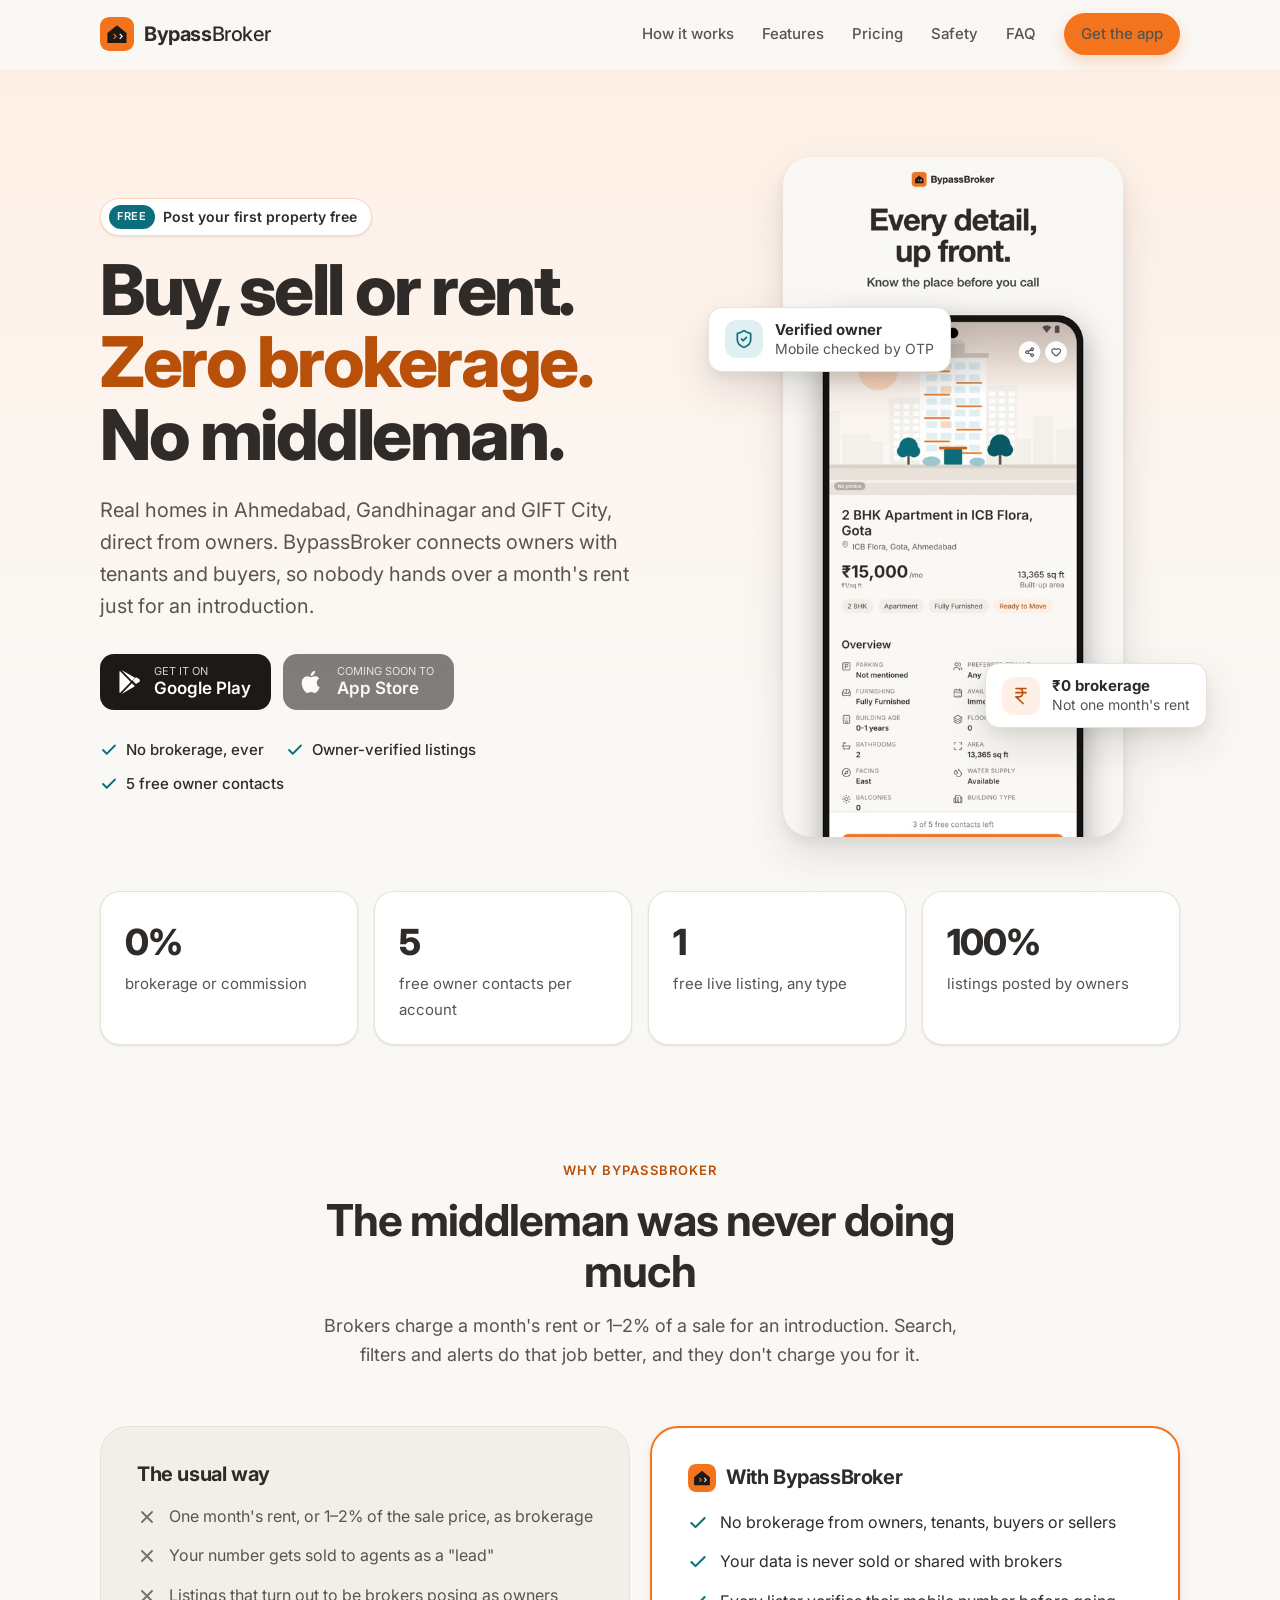
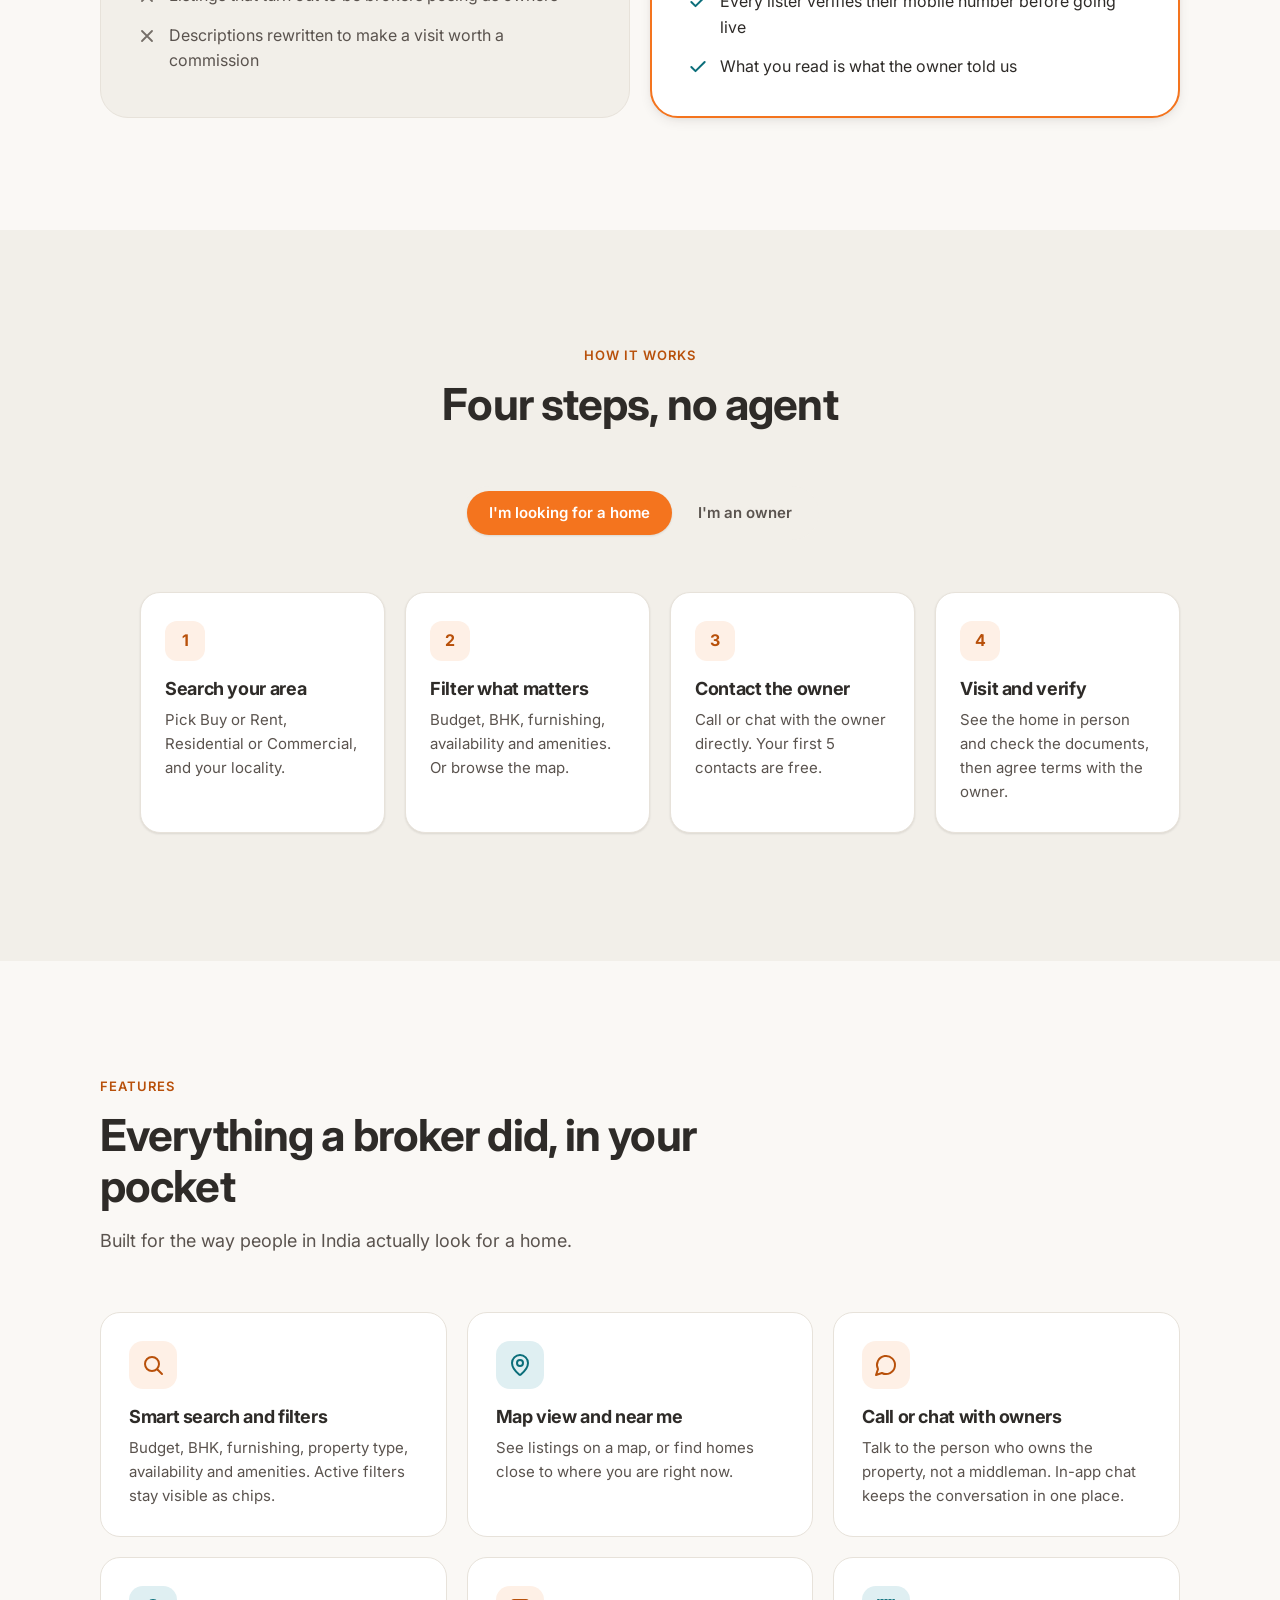
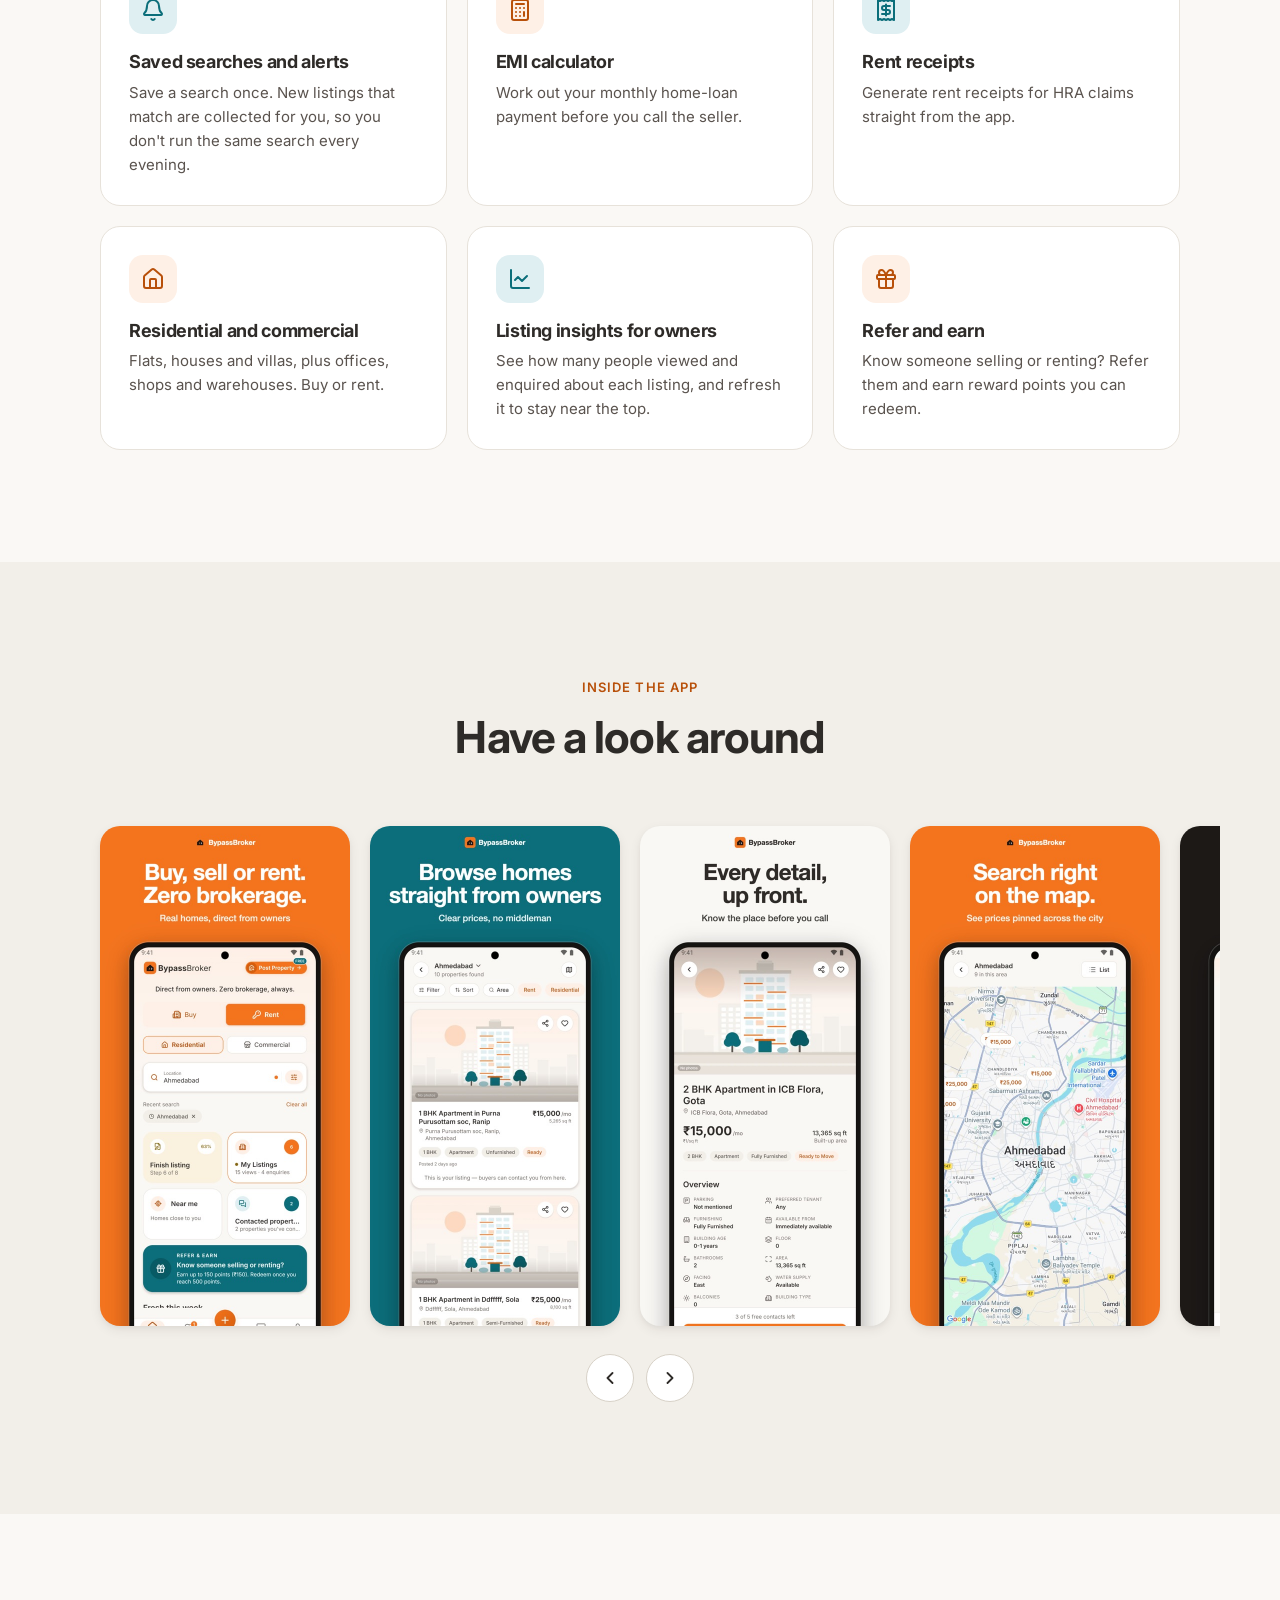
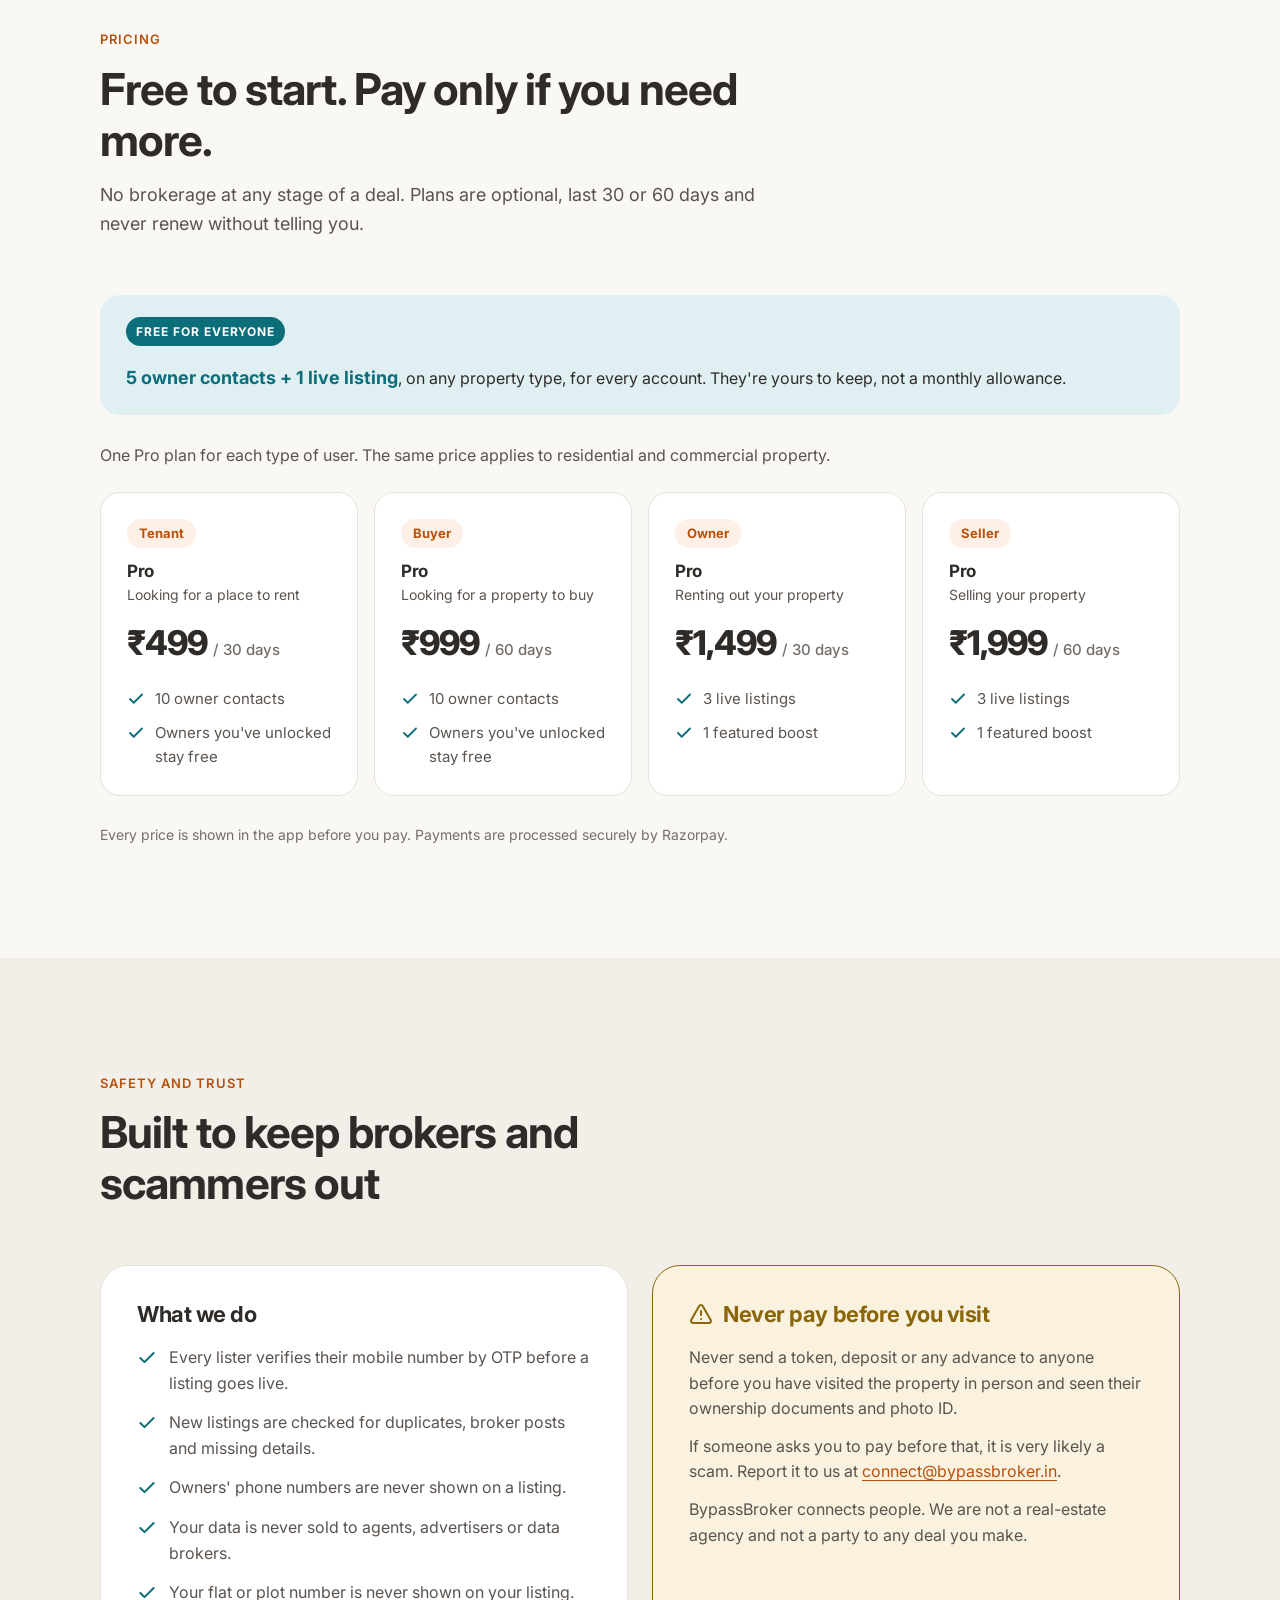
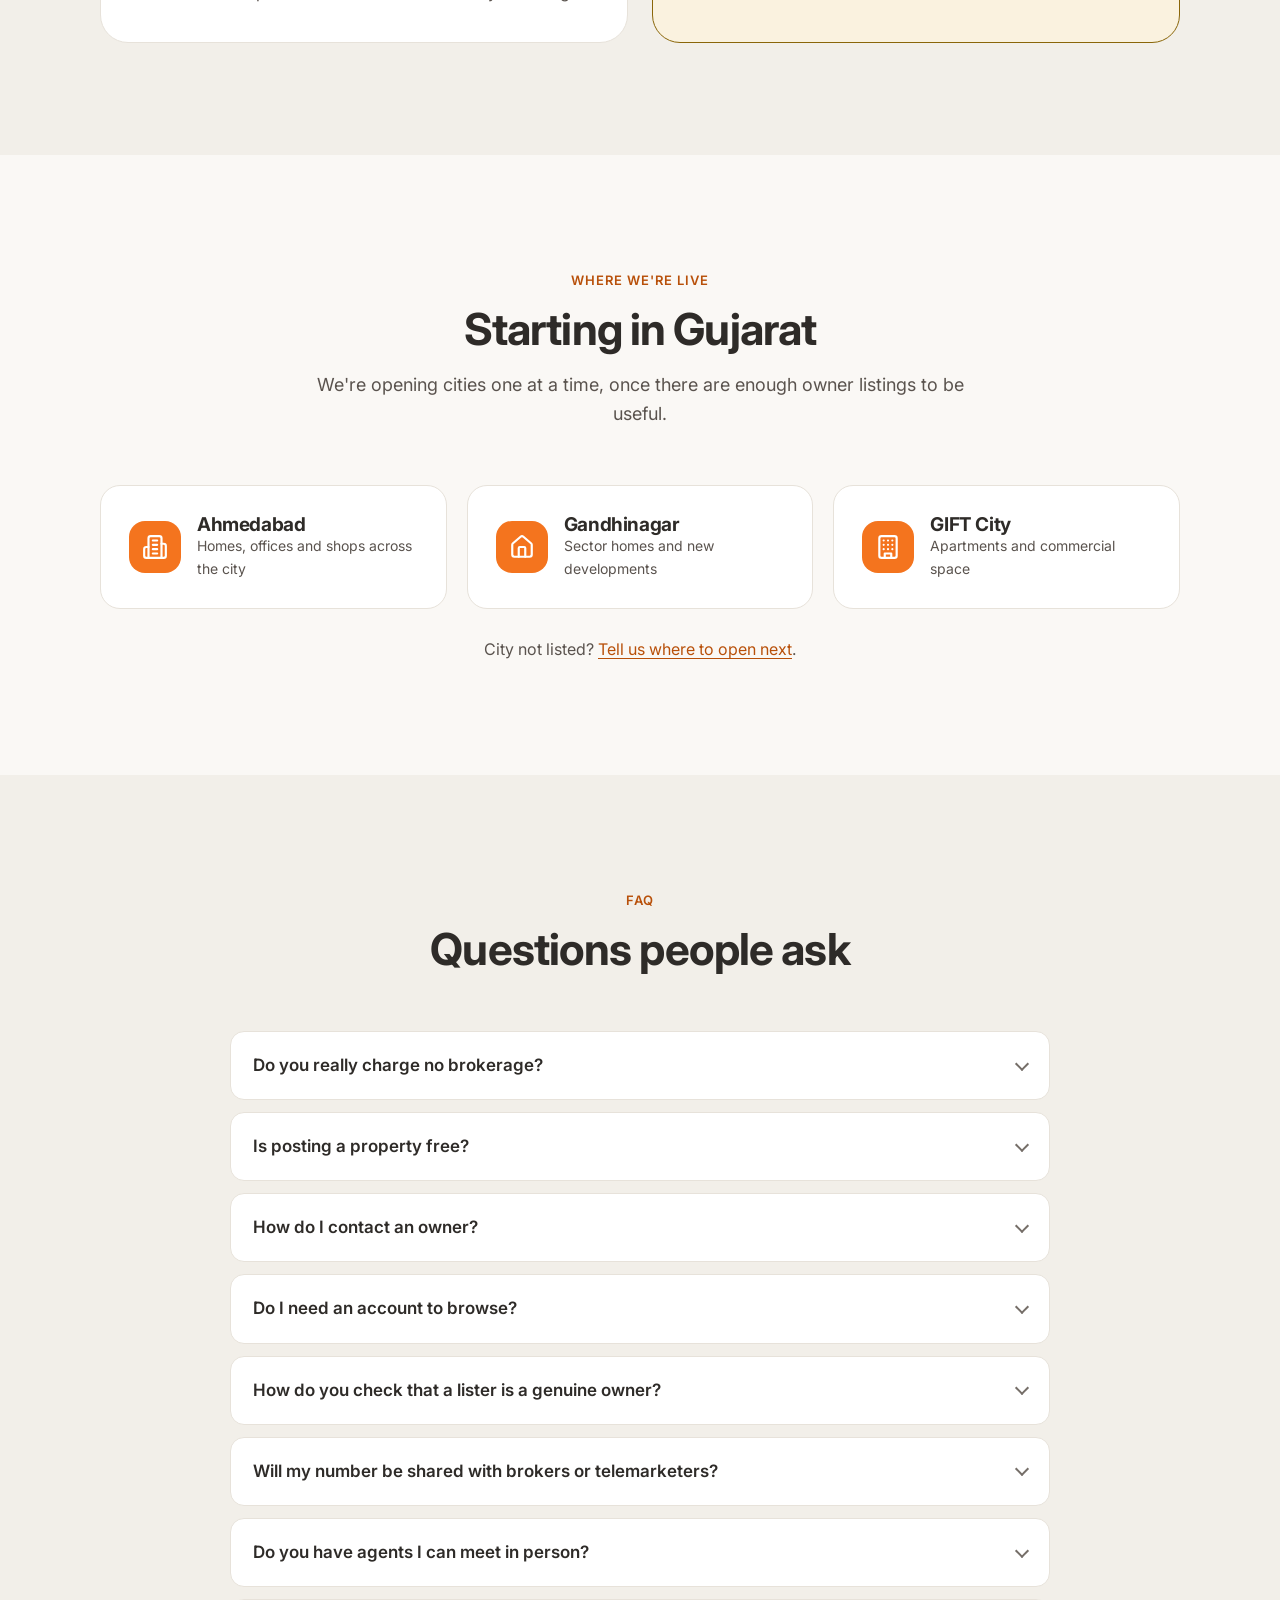
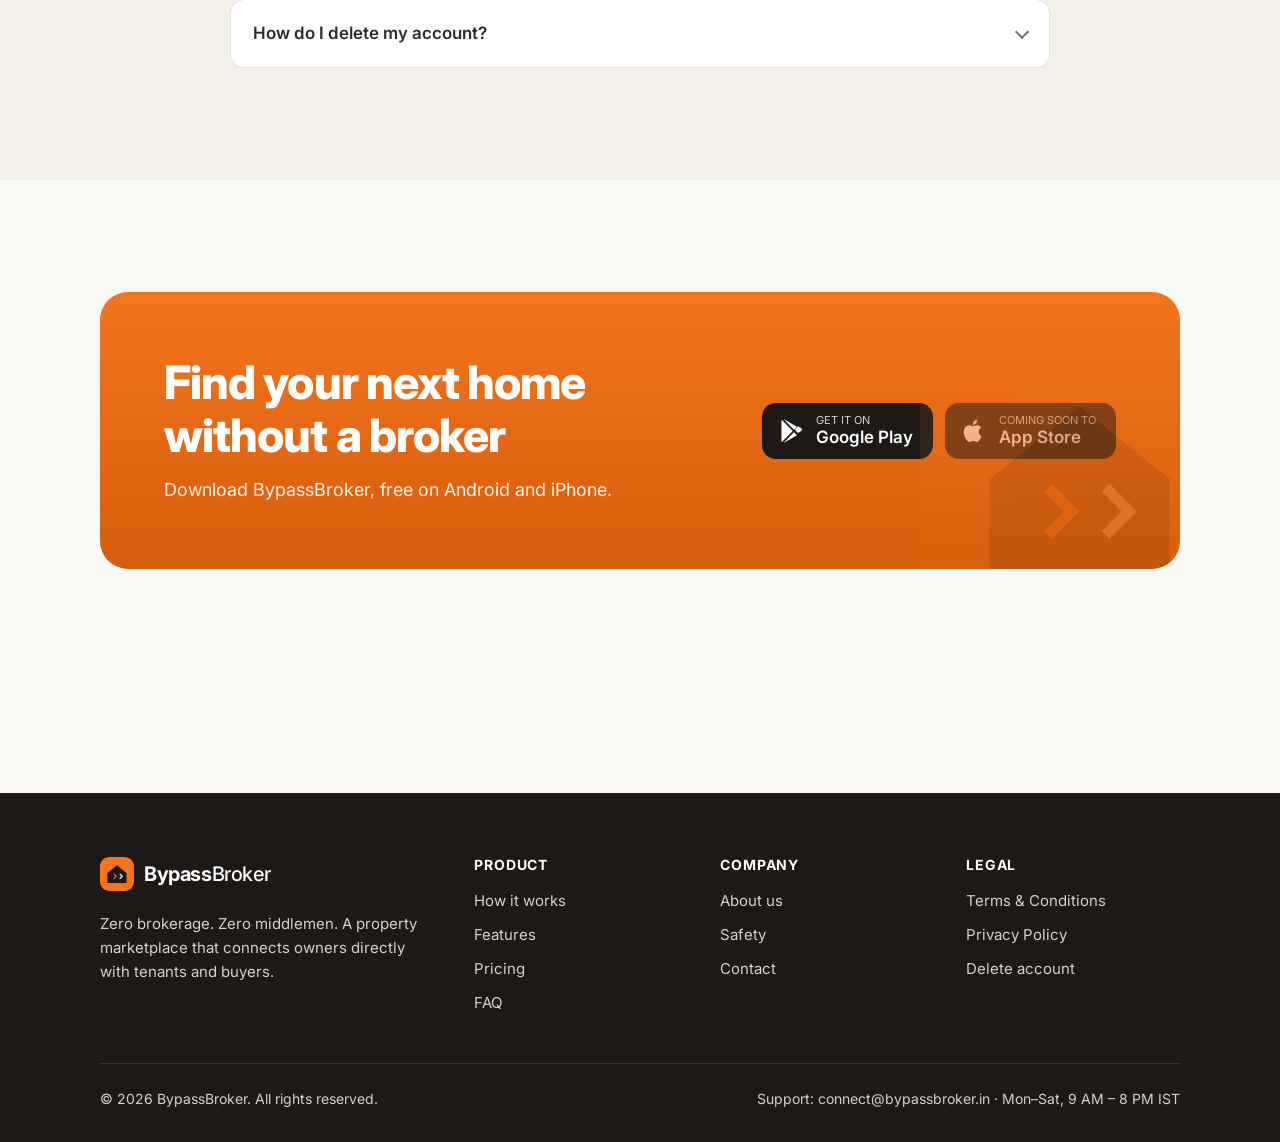
<file: index.html>
<!doctype html>
<html lang="en-IN" class="no-js">
<head>
  <meta charset="utf-8">
  <meta name="viewport" content="width=device-width, initial-scale=1">
  <title>No Brokerage Property in Ahmedabad &amp; Gandhinagar | BypassBroker</title>
  <meta name="description" content="Rent, buy or sell flats, houses, offices and shops in Ahmedabad, Gandhinagar and GIFT City with zero brokerage. Deal directly with verified owners, no broker.">
  <meta name="robots" content="index, follow, max-image-preview:large, max-snippet:-1">
  <meta name="theme-color" content="#F4741E">
  <link rel="canonical" href="https://bypassbroker.in/">
  <meta name="geo.region" content="IN-GJ">
  <meta name="geo.placename" content="Ahmedabad">

  <meta property="og:type" content="website">
  <meta property="og:site_name" content="BypassBroker">
  <meta property="og:locale" content="en_IN">
  <meta property="og:title" content="BypassBroker — Zero brokerage. Direct from owners.">
  <meta property="og:description" content="Rent, buy or sell property in Ahmedabad, Gandhinagar and GIFT City directly with owners. No broker, no commission.">
  <meta property="og:url" content="https://bypassbroker.in/">
  <meta property="og:image" content="https://bypassbroker.in/assets/og-image.jpg">
  <meta property="og:image:width" content="1200">
  <meta property="og:image:height" content="630">
  <meta property="og:image:alt" content="BypassBroker — zero brokerage property app for Ahmedabad, Gandhinagar and GIFT City">
  <meta name="twitter:card" content="summary_large_image">
  <meta name="twitter:title" content="BypassBroker — Zero brokerage. Direct from owners.">
  <meta name="twitter:description" content="Rent, buy or sell property in Ahmedabad, Gandhinagar and GIFT City directly with owners. No broker, no commission.">
  <meta name="twitter:image" content="https://bypassbroker.in/assets/og-image.jpg">

  <link rel="icon" href="assets/favicon.svg" type="image/svg+xml">
  <link rel="apple-touch-icon" href="assets/apple-touch-icon.png">
  <link rel="manifest" href="site.webmanifest">

  <link rel="preconnect" href="https://fonts.googleapis.com">
  <link rel="preconnect" href="https://fonts.gstatic.com" crossorigin>
  <link rel="stylesheet" href="https://fonts.googleapis.com/css2?family=Inter:wght@400;500;600;700;800&display=swap">
  <link rel="stylesheet" href="css/styles.css">

  <script type="application/ld+json">
  {
    "@context": "https://schema.org",
    "@graph": [
      {
        "@type": "Organization",
        "@id": "https://bypassbroker.in/#organization",
        "name": "BypassBroker",
        "url": "https://bypassbroker.in/",
        "logo": {
          "@type": "ImageObject",
          "url": "https://bypassbroker.in/assets/icon-512.png",
          "width": 512,
          "height": 512
        },
        "description": "Zero-brokerage property marketplace connecting owners directly with tenants and buyers in Gujarat.",
        "email": "connect@bypassbroker.in",
        "contactPoint": {
          "@type": "ContactPoint",
          "contactType": "customer support",
          "email": "connect@bypassbroker.in",
          "areaServed": "IN"
        },
        "areaServed": [
          {
            "@type": "City",
            "name": "Ahmedabad"
          },
          {
            "@type": "City",
            "name": "Gandhinagar"
          },
          {
            "@type": "Place",
            "name": "GIFT City"
          }
        ],
        "sameAs": [
          "https://play.google.com/store/apps/details?id=com.bypassbroker.app"
        ]
      },
      {
        "@type": "WebSite",
        "@id": "https://bypassbroker.in/#website",
        "url": "https://bypassbroker.in/",
        "name": "BypassBroker",
        "inLanguage": "en-IN",
        "publisher": {
          "@id": "https://bypassbroker.in/#organization"
        }
      },
      {
        "@type": "MobileApplication",
        "name": "BypassBroker",
        "operatingSystem": "Android",
        "applicationCategory": "LifestyleApplication",
        "downloadUrl": "https://play.google.com/store/apps/details?id=com.bypassbroker.app",
        "installUrl": "https://play.google.com/store/apps/details?id=com.bypassbroker.app",
        "image": "https://bypassbroker.in/assets/icon-512.png",
        "screenshot": "https://bypassbroker.in/assets/screens/01-home.jpg",
        "offers": {
          "@type": "Offer",
          "price": "0",
          "priceCurrency": "INR"
        },
        "publisher": {
          "@id": "https://bypassbroker.in/#organization"
        }
      },
      {
        "@type": "FAQPage",
        "@id": "https://bypassbroker.in/#faq",
        "mainEntity": [
          {
            "@type": "Question",
            "name": "Do you really charge no brokerage?",
            "acceptedAnswer": {
              "@type": "Answer",
              "text": "Yes. We charge no brokerage and take no commission or cut of any deal, from the owner, the tenant or buyer, or anyone else, at any stage."
            }
          },
          {
            "@type": "Question",
            "name": "Is posting a property free?",
            "acceptedAnswer": {
              "@type": "Answer",
              "text": "Your first listing is always free, with no listing fee. Every account can keep 1 live listing of any type for free. The slot frees up again when you unpublish it or mark it sold or rented. Pro plan is there if you manage several properties."
            }
          },
          {
            "@type": "Question",
            "name": "How do I contact an owner?",
            "acceptedAnswer": {
              "@type": "Answer",
              "text": "Open the listing and tap Call Owner or Chat. Every account gets 5 free owner contacts on any property. After that, an optional plan keeps you going, and every owner you've already unlocked stays free."
            }
          },
          {
            "@type": "Question",
            "name": "Do I need an account to browse?",
            "acceptedAnswer": {
              "@type": "Answer",
              "text": "No. Searching, filtering and viewing full listing details work without logging in. You only need an account to save properties, set alerts, contact an owner or post a property."
            }
          },
          {
            "@type": "Question",
            "name": "How do you check that a lister is a genuine owner?",
            "acceptedAnswer": {
              "@type": "Answer",
              "text": "Every lister verifies their mobile number by OTP, and new listings are checked for duplicates, broker posts and missing details before they go live. Brokers and agents are not allowed on the platform, and accounts found posting for clients are removed."
            }
          },
          {
            "@type": "Question",
            "name": "Will my number be shared with brokers or telemarketers?",
            "acceptedAnswer": {
              "@type": "Answer",
              "text": "No. We never sell or share your data as leads. An owner's number is shown only to someone who taps Contact Owner on that listing, and every reveal is logged."
            }
          },
          {
            "@type": "Question",
            "name": "Do you have agents I can meet in person?",
            "acceptedAnswer": {
              "@type": "Answer",
              "text": "No. There's no branch and no relationship manager. Everything runs through the app, and support is by email. Keeping overhead low is what lets us never charge brokerage."
            }
          },
          {
            "@type": "Question",
            "name": "How do I delete my account?",
            "acceptedAnswer": {
              "@type": "Answer",
              "text": "In the app, open Profile and tap Delete account. If you cannot sign in, email us from your registered email address. See how account deletion works."
            }
          }
        ]
      }
    ]
  }
  </script>
  <script src="/js/analytics.js" async></script>
</head>
<body>
  <a class="skip-link" href="#main">Skip to content</a>

  <header class="site-header">
    <nav class="container nav" aria-label="Main">
      <a class="brand" href="index.html" aria-label="BypassBroker home">
        <img src="assets/logo.svg" alt="" width="34" height="34">
        <span>Bypass<b>Broker</b></span>
      </a>
      <button class="nav-toggle" type="button" aria-expanded="false" aria-controls="nav-links" aria-label="Open menu">
        <svg width="22" height="22" viewBox="0 0 24 24" fill="none" stroke="currentColor" stroke-width="2" stroke-linecap="round"><path d="M4 6h16M4 12h16M4 18h16"/></svg>
      </button>
      <ul class="nav-links" id="nav-links">
        <li><a href="#how-it-works">How it works</a></li>
        <li><a href="#features">Features</a></li>
        <li><a href="#pricing">Pricing</a></li>
        <li><a href="#safety">Safety</a></li>
        <li><a href="#faq">FAQ</a></li>
        <li><a class="btn btn--primary btn--sm" href="#download">Get the app</a></li>
      </ul>
    </nav>
  </header>

  <main id="main">
    <!-- ============================================================ HERO -->
    <section class="hero">
      <div class="container hero-grid">
        <div>
          <span class="badge"><span class="pill">FREE</span> Post your first property free</span>
          <h1>Buy, sell or rent.<br><span class="ink">Zero brokerage.</span><br>No middleman.</h1>
          <p class="hero-lede">Real homes in Ahmedabad, Gandhinagar and GIFT City, direct from owners. BypassBroker connects owners with tenants and buyers, so nobody hands over a month's rent just for an introduction.</p>
          <div class="store-buttons">
            <a class="store-btn" data-store="android" href="#download">
              <svg viewBox="0 0 24 24" fill="currentColor" aria-hidden="true"><path d="M3.6 1.8c-.3.3-.4.7-.4 1.2v18c0 .5.1.9.4 1.2l10-10.2L3.6 1.8Zm11.1 9.1 2.8-2.8L5.1.9 14.7 10.9Zm0 2.2-9.6 10 12.4-7.2-2.8-2.8Zm6.7-3.9-3-1.7-3.1 3.2 3.1 3.1 3-1.7c.9-.5.9-1.9 0-2.9Z"/></svg>
              <span><small>GET IT ON</small><strong>Google Play</strong></span>
            </a>
            <a class="store-btn" data-store="ios" href="#download">
              <svg viewBox="0 0 24 24" fill="currentColor" aria-hidden="true"><path d="M16.4 12.6c0-2.6 2.1-3.8 2.2-3.9-1.2-1.8-3.1-2-3.7-2-1.6-.2-3.1.9-3.9.9-.8 0-2-.9-3.4-.9-1.7 0-3.3 1-4.2 2.6-1.8 3.1-.5 7.7 1.3 10.2.9 1.2 1.9 2.6 3.2 2.6 1.3-.1 1.8-.8 3.3-.8 1.6 0 2 .8 3.4.8 1.4 0 2.3-1.3 3.1-2.5 1-1.4 1.4-2.8 1.4-2.9 0 0-2.7-1-2.7-4.1ZM13.8 4.9c.7-.9 1.2-2 1.1-3.2-1 0-2.3.7-3 1.6-.7.8-1.2 2-1.1 3.1 1.1.1 2.3-.6 3-1.5Z"/></svg>
              <span><small>DOWNLOAD ON THE</small><strong>App Store</strong></span>
            </a>
          </div>
          <ul class="hero-points">
            <li><svg viewBox="0 0 24 24" fill="none" stroke="currentColor" stroke-width="2.4" stroke-linecap="round" stroke-linejoin="round" aria-hidden="true"><path d="M20 6 9 17l-5-5"/></svg>No brokerage, ever</li>
            <li><svg viewBox="0 0 24 24" fill="none" stroke="currentColor" stroke-width="2.4" stroke-linecap="round" stroke-linejoin="round" aria-hidden="true"><path d="M20 6 9 17l-5-5"/></svg>Owner-verified listings</li>
            <li><svg viewBox="0 0 24 24" fill="none" stroke="currentColor" stroke-width="2.4" stroke-linecap="round" stroke-linejoin="round" aria-hidden="true"><path d="M20 6 9 17l-5-5"/></svg>5 free owner contacts</li>
          </ul>
        </div>

        <div class="hero-visual">
          <img class="shot" src="assets/screens/03-prop.jpg" alt="BypassBroker app showing a property's full details" width="500" height="1000" fetchpriority="high">
          <div class="float-card float-card--a" aria-hidden="true">
            <span class="dot"><svg viewBox="0 0 24 24" fill="none" stroke="currentColor" stroke-width="2" stroke-linecap="round" stroke-linejoin="round"><path d="M20 13c0 5-3.5 7.5-7.7 9a1 1 0 0 1-.7 0C7.5 20.5 4 18 4 13V6a1 1 0 0 1 1-1c2 0 4.5-1.2 6.2-2.7a1.2 1.2 0 0 1 1.6 0C14.5 3.8 17 5 19 5a1 1 0 0 1 1 1z"/><path d="m9 12 2 2 4-4"/></svg></span>
            <span><strong>Verified owner</strong>Mobile checked by OTP</span>
          </div>
          <div class="float-card float-card--b" aria-hidden="true">
            <span class="dot"><svg viewBox="0 0 24 24" fill="none" stroke="currentColor" stroke-width="2" stroke-linecap="round" stroke-linejoin="round"><path d="M6 3h12M6 8h12M6 13l8.5 8M6 13h3c6.7 0 6.7-10 0-10"/></svg></span>
            <span><strong>₹0 brokerage</strong>Not one month's rent</span>
          </div>
        </div>
      </div>
    </section>

    <!-- ============================================================ STATS -->
    <div class="container stats-wrap">
      <div class="stats">
        <div class="stat"><strong>0%</strong><span>brokerage or commission</span></div>
        <div class="stat"><strong>5</strong><span>free owner contacts per account</span></div>
        <div class="stat"><strong>1</strong><span>free live listing, any type</span></div>
        <div class="stat"><strong>100%</strong><span>listings posted by owners</span></div>
      </div>
    </div>

    <!-- ============================================================ WHY -->
    <section class="section" id="why">
      <div class="container">
        <div class="section-head section-head--center reveal">
          <span class="eyebrow">Why BypassBroker</span>
          <h2>The middleman was never doing much</h2>
          <p>Brokers charge a month's rent or 1–2% of a sale for an introduction. Search, filters and alerts do that job better, and they don't charge you for it.</p>
        </div>
        <div class="compare reveal">
          <div class="compare-card compare-card--old">
            <h3>The usual way</h3>
            <ul>
              <li><svg viewBox="0 0 24 24" fill="none" stroke="currentColor" stroke-width="2.2" stroke-linecap="round"><path d="M18 6 6 18M6 6l12 12"/></svg>One month's rent, or 1–2% of the sale price, as brokerage</li>
              <li><svg viewBox="0 0 24 24" fill="none" stroke="currentColor" stroke-width="2.2" stroke-linecap="round"><path d="M18 6 6 18M6 6l12 12"/></svg>Your number gets sold to agents as a "lead"</li>
              <li><svg viewBox="0 0 24 24" fill="none" stroke="currentColor" stroke-width="2.2" stroke-linecap="round"><path d="M18 6 6 18M6 6l12 12"/></svg>Listings that turn out to be brokers posing as owners</li>
              <li><svg viewBox="0 0 24 24" fill="none" stroke="currentColor" stroke-width="2.2" stroke-linecap="round"><path d="M18 6 6 18M6 6l12 12"/></svg>Descriptions rewritten to make a visit worth a commission</li>
            </ul>
          </div>
          <div class="compare-card compare-card--new">
            <h3><img src="assets/logo.svg" alt="" width="28" height="28" style="border-radius:8px">With BypassBroker</h3>
            <ul>
              <li><svg viewBox="0 0 24 24" fill="none" stroke="currentColor" stroke-width="2.4" stroke-linecap="round" stroke-linejoin="round"><path d="M20 6 9 17l-5-5"/></svg>No brokerage from owners, tenants, buyers or sellers</li>
              <li><svg viewBox="0 0 24 24" fill="none" stroke="currentColor" stroke-width="2.4" stroke-linecap="round" stroke-linejoin="round"><path d="M20 6 9 17l-5-5"/></svg>Your data is never sold or shared with brokers</li>
              <li><svg viewBox="0 0 24 24" fill="none" stroke="currentColor" stroke-width="2.4" stroke-linecap="round" stroke-linejoin="round"><path d="M20 6 9 17l-5-5"/></svg>Every lister verifies their mobile number before going live</li>
              <li><svg viewBox="0 0 24 24" fill="none" stroke="currentColor" stroke-width="2.4" stroke-linecap="round" stroke-linejoin="round"><path d="M20 6 9 17l-5-5"/></svg>What you read is what the owner told us</li>
            </ul>
          </div>
        </div>
      </div>
    </section>

    <!-- ============================================================ HOW IT WORKS -->
    <section class="section section--muted" id="how-it-works">
      <div class="container center">
        <div class="section-head section-head--center reveal">
          <span class="eyebrow">How it works</span>
          <h2>Four steps, no agent</h2>
        </div>
        <div class="tabs" role="tablist" aria-label="Who are you?">
          <button class="tab" role="tab" id="tab-seekers" aria-selected="true" aria-controls="panel-seekers">I'm looking for a home</button>
          <button class="tab" role="tab" id="tab-owners" aria-selected="false" aria-controls="panel-owners" tabindex="-1">I'm an owner</button>
        </div>

        <div class="tab-panel" role="tabpanel" id="panel-seekers" aria-labelledby="tab-seekers">
          <ol class="steps">
            <li class="step"><h3>Search your area</h3><p>Pick Buy or Rent, Residential or Commercial, and your locality.</p></li>
            <li class="step"><h3>Filter what matters</h3><p>Budget, BHK, furnishing, availability and amenities. Or browse the map.</p></li>
            <li class="step"><h3>Contact the owner</h3><p>Call or chat with the owner directly. Your first 5 contacts are free.</p></li>
            <li class="step"><h3>Visit and verify</h3><p>See the home in person and check the documents, then agree terms with the owner.</p></li>
          </ol>
        </div>
        <div class="tab-panel" role="tabpanel" id="panel-owners" aria-labelledby="tab-owners" hidden>
          <ol class="steps">
            <li class="step"><h3>Verify your number</h3><p>Sign in with an OTP. It's how we keep brokers out.</p></li>
            <li class="step"><h3>Post in minutes</h3><p>A short wizard covering location, details, price, amenities and photos. It saves as you go.</p></li>
            <li class="step"><h3>Go live, free</h3><p>Your first listing is always free. Most listings are reviewed and live within a few hours.</p></li>
            <li class="step"><h3>Hear from real people</h3><p>Tenants and buyers reach you directly. Your number is never shown publicly.</p></li>
          </ol>
        </div>
      </div>
    </section>

    <!-- ============================================================ FEATURES -->
    <section class="section" id="features">
      <div class="container">
        <div class="section-head reveal">
          <span class="eyebrow">Features</span>
          <h2>Everything a broker did, in your pocket</h2>
          <p>Built for the way people in India actually look for a home.</p>
        </div>
        <div class="features">
          <article class="feature reveal">
            <div class="icon"><svg viewBox="0 0 24 24" fill="none" stroke="currentColor" stroke-width="2" stroke-linecap="round" stroke-linejoin="round" aria-hidden="true"><circle cx="11" cy="11" r="7"/><path d="m21 21-4.3-4.3"/></svg></div>
            <h3>Smart search and filters</h3>
            <p>Budget, BHK, furnishing, property type, availability and amenities. Active filters stay visible as chips.</p>
          </article>
          <article class="feature reveal">
            <div class="icon icon--teal"><svg viewBox="0 0 24 24" fill="none" stroke="currentColor" stroke-width="2" stroke-linecap="round" stroke-linejoin="round" aria-hidden="true"><path d="M20 10c0 5-5.5 10.2-7.4 11.8a1 1 0 0 1-1.2 0C9.5 20.2 4 15 4 10a8 8 0 0 1 16 0"/><circle cx="12" cy="10" r="3"/></svg></div>
            <h3>Map view and near me</h3>
            <p>See listings on a map, or find homes close to where you are right now.</p>
          </article>
          <article class="feature reveal">
            <div class="icon"><svg viewBox="0 0 24 24" fill="none" stroke="currentColor" stroke-width="2" stroke-linecap="round" stroke-linejoin="round" aria-hidden="true"><path d="M7.9 20A9 9 0 1 0 4 16.1L2 22Z"/></svg></div>
            <h3>Call or chat with owners</h3>
            <p>Talk to the person who owns the property, not a middleman. In-app chat keeps the conversation in one place.</p>
          </article>
          <article class="feature reveal">
            <div class="icon icon--teal"><svg viewBox="0 0 24 24" fill="none" stroke="currentColor" stroke-width="2" stroke-linecap="round" stroke-linejoin="round" aria-hidden="true"><path d="M10.3 21a2 2 0 0 0 3.4 0M3.3 15.3A1 1 0 0 0 4 17h16a1 1 0 0 0 .7-1.7C19.4 14 18 12.5 18 8A6 6 0 0 0 6 8c0 4.5-1.4 6-2.7 7.3"/></svg></div>
            <h3>Saved searches and alerts</h3>
            <p>Save a search once. New listings that match are collected for you, so you don't run the same search every evening.</p>
          </article>
          <article class="feature reveal">
            <div class="icon"><svg viewBox="0 0 24 24" fill="none" stroke="currentColor" stroke-width="2" stroke-linecap="round" stroke-linejoin="round" aria-hidden="true"><rect width="16" height="20" x="4" y="2" rx="2"/><path d="M8 6h8M16 14v4M16 10h.01M12 10h.01M8 10h.01M12 14h.01M8 14h.01M12 18h.01M8 18h.01"/></svg></div>
            <h3>EMI calculator</h3>
            <p>Work out your monthly home-loan payment before you call the seller.</p>
          </article>
          <article class="feature reveal">
            <div class="icon icon--teal"><svg viewBox="0 0 24 24" fill="none" stroke="currentColor" stroke-width="2" stroke-linecap="round" stroke-linejoin="round" aria-hidden="true"><path d="M4 2v20l2-1 2 1 2-1 2 1 2-1 2 1 2-1 2 1V2l-2 1-2-1-2 1-2-1-2 1-2-1-2 1Z"/><path d="M16 8h-6a2 2 0 1 0 0 4h4a2 2 0 1 1 0 4H8M12 17.5v-11"/></svg></div>
            <h3>Rent receipts</h3>
            <p>Generate rent receipts for HRA claims straight from the app.</p>
          </article>
          <article class="feature reveal">
            <div class="icon"><svg viewBox="0 0 24 24" fill="none" stroke="currentColor" stroke-width="2" stroke-linecap="round" stroke-linejoin="round" aria-hidden="true"><path d="M15 21v-8a1 1 0 0 0-1-1h-4a1 1 0 0 0-1 1v8"/><path d="M3 10a2 2 0 0 1 .7-1.5l7-6a2 2 0 0 1 2.6 0l7 6A2 2 0 0 1 21 10v9a2 2 0 0 1-2 2H5a2 2 0 0 1-2-2z"/></svg></div>
            <h3>Residential and commercial</h3>
            <p>Flats, houses and villas, plus offices, shops and warehouses. Buy or rent.</p>
          </article>
          <article class="feature reveal">
            <div class="icon icon--teal"><svg viewBox="0 0 24 24" fill="none" stroke="currentColor" stroke-width="2" stroke-linecap="round" stroke-linejoin="round" aria-hidden="true"><path d="M3 3v16a2 2 0 0 0 2 2h16"/><path d="m19 9-5 5-4-4-3 3"/></svg></div>
            <h3>Listing insights for owners</h3>
            <p>See how many people viewed and enquired about each listing, and refresh it to stay near the top.</p>
          </article>
          <article class="feature reveal">
            <div class="icon"><svg viewBox="0 0 24 24" fill="none" stroke="currentColor" stroke-width="2" stroke-linecap="round" stroke-linejoin="round" aria-hidden="true"><rect x="3" y="8" width="18" height="4" rx="1"/><path d="M12 8v13M19 12v7a2 2 0 0 1-2 2H7a2 2 0 0 1-2-2v-7M7.5 8a2.5 2.5 0 0 1 0-5C10 3 12 8 12 8s2-5 4.5-5a2.5 2.5 0 0 1 0 5"/></svg></div>
            <h3>Refer and earn</h3>
            <p>Know someone selling or renting? Refer them and earn reward points you can redeem.</p>
          </article>
        </div>
      </div>
    </section>

    <!-- ============================================================ SCREENSHOTS -->
    <section class="section section--muted" id="screens" aria-label="App screenshots">
      <div class="container">
        <div class="section-head section-head--center reveal">
          <span class="eyebrow">Inside the app</span>
          <h2>Have a look around</h2>
        </div>
        <div class="gallery" id="gallery" tabindex="0" aria-label="Screenshots, scroll sideways">
          <figure><img loading="lazy" src="assets/screens/01-home.jpg" alt="Home screen with Buy and Rent search" width="500" height="1000"></figure>
          <figure><img loading="lazy" src="assets/screens/02-results.jpg" alt="Search results list" width="500" height="1000"></figure>
          <figure><img loading="lazy" src="assets/screens/03-prop.jpg" alt="Property details page" width="500" height="1000"></figure>
          <figure><img loading="lazy" src="assets/screens/04-map.jpg" alt="Listings on a map" width="500" height="1000"></figure>
          <figure><img loading="lazy" src="assets/screens/05-filters.jpg" alt="Filters sheet" width="500" height="1000"></figure>
          <figure><img loading="lazy" src="assets/screens/07-post.jpg" alt="Post a property wizard" width="500" height="1000"></figure>
          <figure><img loading="lazy" src="assets/screens/09-referral.jpg" alt="Refer and earn" width="500" height="1000"></figure>
          <figure><img loading="lazy" src="assets/screens/10-emi.jpg" alt="EMI calculator" width="500" height="1000"></figure>
        </div>
        <div class="gallery-controls">
          <button class="icon-btn" type="button" data-gallery="-1" aria-label="Previous screenshots"><svg viewBox="0 0 24 24" fill="none" stroke="currentColor" stroke-width="2.2" stroke-linecap="round" stroke-linejoin="round"><path d="m15 18-6-6 6-6"/></svg></button>
          <button class="icon-btn" type="button" data-gallery="1" aria-label="Next screenshots"><svg viewBox="0 0 24 24" fill="none" stroke="currentColor" stroke-width="2.2" stroke-linecap="round" stroke-linejoin="round"><path d="m9 18 6-6-6-6"/></svg></button>
        </div>
      </div>
    </section>

    <!-- ============================================================ PRICING -->
    <!-- Prices mirror the live Pro plans (confirmed by the owner 2026-10-17), not the
         baseline seed. Admins can change prices in the app, so check them before every deploy. -->
    <section class="section" id="pricing">
      <div class="container">
        <div class="section-head reveal">
          <span class="eyebrow">Pricing</span>
          <h2>Free to start. Pay only if you need more.</h2>
          <p>No brokerage at any stage of a deal. Plans are optional, last 30 or 60 days and never renew without telling you.</p>
        </div>

        <div class="free-banner reveal">
          <span class="pill">FREE FOR EVERYONE</span>
          <span><strong>5 owner contacts + 1 live listing</strong>, on any property type, for every account. They're yours to keep, not a monthly allowance.</span>
        </div>

        <p class="pricing-note">One Pro plan for each type of user. The same price applies to residential and commercial property.</p>

        <div class="plans plans--four">
          <div class="plan">
            <span class="plan-for">Tenant</span>
            <h3>Pro</h3>
            <p class="plan-blurb">Looking for a place to rent</p>
            <div class="price">₹499 <small>/ 30 days</small></div>
            <ul><li><svg viewBox="0 0 24 24" fill="none" stroke="currentColor" stroke-width="2.4" stroke-linecap="round" stroke-linejoin="round" aria-hidden="true"><path d="M20 6 9 17l-5-5"/></svg>10 owner contacts</li><li><svg viewBox="0 0 24 24" fill="none" stroke="currentColor" stroke-width="2.4" stroke-linecap="round" stroke-linejoin="round" aria-hidden="true"><path d="M20 6 9 17l-5-5"/></svg>Owners you've unlocked stay free</li></ul>
          </div>
          <div class="plan">
            <span class="plan-for">Buyer</span>
            <h3>Pro</h3>
            <p class="plan-blurb">Looking for a property to buy</p>
            <div class="price">₹999 <small>/ 60 days</small></div>
            <ul><li><svg viewBox="0 0 24 24" fill="none" stroke="currentColor" stroke-width="2.4" stroke-linecap="round" stroke-linejoin="round" aria-hidden="true"><path d="M20 6 9 17l-5-5"/></svg>10 owner contacts</li><li><svg viewBox="0 0 24 24" fill="none" stroke="currentColor" stroke-width="2.4" stroke-linecap="round" stroke-linejoin="round" aria-hidden="true"><path d="M20 6 9 17l-5-5"/></svg>Owners you've unlocked stay free</li></ul>
          </div>
          <div class="plan">
            <span class="plan-for">Owner</span>
            <h3>Pro</h3>
            <p class="plan-blurb">Renting out your property</p>
            <div class="price">₹1,499 <small>/ 30 days</small></div>
            <ul><li><svg viewBox="0 0 24 24" fill="none" stroke="currentColor" stroke-width="2.4" stroke-linecap="round" stroke-linejoin="round" aria-hidden="true"><path d="M20 6 9 17l-5-5"/></svg>3 live listings</li><li><svg viewBox="0 0 24 24" fill="none" stroke="currentColor" stroke-width="2.4" stroke-linecap="round" stroke-linejoin="round" aria-hidden="true"><path d="M20 6 9 17l-5-5"/></svg>1 featured boost</li></ul>
          </div>
          <div class="plan">
            <span class="plan-for">Seller</span>
            <h3>Pro</h3>
            <p class="plan-blurb">Selling your property</p>
            <div class="price">₹1,999 <small>/ 60 days</small></div>
            <ul><li><svg viewBox="0 0 24 24" fill="none" stroke="currentColor" stroke-width="2.4" stroke-linecap="round" stroke-linejoin="round" aria-hidden="true"><path d="M20 6 9 17l-5-5"/></svg>3 live listings</li><li><svg viewBox="0 0 24 24" fill="none" stroke="currentColor" stroke-width="2.4" stroke-linecap="round" stroke-linejoin="round" aria-hidden="true"><path d="M20 6 9 17l-5-5"/></svg>1 featured boost</li></ul>
          </div>
        </div>

        <p class="fine-print">Every price is shown in the app before you pay. Payments are processed securely by Razorpay.</p>
      </div>
    </section>

    <!-- ============================================================ SAFETY -->
    <section class="section section--muted" id="safety">
      <div class="container">
        <div class="section-head reveal">
          <span class="eyebrow">Safety and trust</span>
          <h2>Built to keep brokers and scammers out</h2>
        </div>
        <div class="safety">
          <div class="safety-card reveal">
            <h3>What we do</h3>
            <ul class="check-list">
              <li><svg viewBox="0 0 24 24" fill="none" stroke="currentColor" stroke-width="2.4" stroke-linecap="round" stroke-linejoin="round"><path d="M20 6 9 17l-5-5"/></svg>Every lister verifies their mobile number by OTP before a listing goes live.</li>
              <li><svg viewBox="0 0 24 24" fill="none" stroke="currentColor" stroke-width="2.4" stroke-linecap="round" stroke-linejoin="round"><path d="M20 6 9 17l-5-5"/></svg>New listings are checked for duplicates, broker posts and missing details.</li>
              <li><svg viewBox="0 0 24 24" fill="none" stroke="currentColor" stroke-width="2.4" stroke-linecap="round" stroke-linejoin="round"><path d="M20 6 9 17l-5-5"/></svg>Owners' phone numbers are never shown on a listing.</li>
              <li><svg viewBox="0 0 24 24" fill="none" stroke="currentColor" stroke-width="2.4" stroke-linecap="round" stroke-linejoin="round"><path d="M20 6 9 17l-5-5"/></svg>Your data is never sold to agents, advertisers or data brokers.</li>
              <li><svg viewBox="0 0 24 24" fill="none" stroke="currentColor" stroke-width="2.4" stroke-linecap="round" stroke-linejoin="round"><path d="M20 6 9 17l-5-5"/></svg>Your flat or plot number is never shown on your listing.</li>
            </ul>
          </div>
          <div class="safety-card warning-card reveal">
            <h3><svg viewBox="0 0 24 24" fill="none" stroke="currentColor" stroke-width="2" stroke-linecap="round" stroke-linejoin="round" aria-hidden="true"><path d="m21.7 18-8-14a2 2 0 0 0-3.5 0l-8 14A2 2 0 0 0 4 21h16a2 2 0 0 0 1.7-3M12 9v4M12 17h.01"/></svg>Never pay before you visit</h3>
            <p>Never send a token, deposit or any advance to anyone before you have visited the property in person and seen their ownership documents and photo ID.</p>
            <p>If someone asks you to pay before that, it is very likely a scam. Report it to us at <a href="mailto:connect@bypassbroker.in?subject=Report%20a%20listing">connect@bypassbroker.in</a>.</p>
            <p>BypassBroker connects people. We are not a real-estate agency and not a party to any deal you make.</p>
          </div>
        </div>
      </div>
    </section>

    <!-- ============================================================ CITIES -->
    <section class="section" id="cities">
      <div class="container">
        <div class="section-head section-head--center reveal">
          <span class="eyebrow">Where we're live</span>
          <h2>Starting in Gujarat</h2>
          <p>We're opening cities one at a time, once there are enough owner listings to be useful.</p>
        </div>
        <div class="cities">
          <div class="city reveal"><span class="icon"><svg viewBox="0 0 24 24" fill="none" stroke="currentColor" stroke-width="2" stroke-linecap="round" stroke-linejoin="round" aria-hidden="true"><path d="M6 22V4a2 2 0 0 1 2-2h8a2 2 0 0 1 2 2v18Z"/><path d="M6 12H4a2 2 0 0 0-2 2v6a2 2 0 0 0 2 2h2M18 9h2a2 2 0 0 1 2 2v9a2 2 0 0 1-2 2h-2M10 6h4M10 10h4M10 14h4M10 18h4"/></svg></span><div><h3>Ahmedabad</h3><p>Homes, offices and shops across the city</p></div></div>
          <div class="city reveal"><span class="icon"><svg viewBox="0 0 24 24" fill="none" stroke="currentColor" stroke-width="2" stroke-linecap="round" stroke-linejoin="round" aria-hidden="true"><path d="M15 21v-8a1 1 0 0 0-1-1h-4a1 1 0 0 0-1 1v8"/><path d="M3 10a2 2 0 0 1 .7-1.5l7-6a2 2 0 0 1 2.6 0l7 6A2 2 0 0 1 21 10v9a2 2 0 0 1-2 2H5a2 2 0 0 1-2-2z"/></svg></span><div><h3>Gandhinagar</h3><p>Sector homes and new developments</p></div></div>
          <div class="city reveal"><span class="icon"><svg viewBox="0 0 24 24" fill="none" stroke="currentColor" stroke-width="2" stroke-linecap="round" stroke-linejoin="round" aria-hidden="true"><rect width="16" height="20" x="4" y="2" rx="2"/><path d="M9 22v-4h6v4M8 6h.01M16 6h.01M12 6h.01M12 10h.01M12 14h.01M16 10h.01M16 14h.01M8 10h.01M8 14h.01"/></svg></span><div><h3>GIFT City</h3><p>Apartments and commercial space</p></div></div>
        </div>
        <p class="cities-note">City not listed? <a href="mailto:connect@bypassbroker.in?subject=City%20request">Tell us where to open next</a>.</p>
      </div>
    </section>

    <!-- ============================================================ FAQ -->
    <section class="section section--muted" id="faq">
      <div class="container">
        <div class="section-head section-head--center reveal">
          <span class="eyebrow">FAQ</span>
          <h2>Questions people ask</h2>
        </div>
        <div class="faq">
          <details>
            <summary>Do you really charge no brokerage?</summary>
            <div class="answer"><p>Yes. We charge no brokerage and take no commission or cut of any deal, from the owner, the tenant or buyer, or anyone else, at any stage.</p></div>
          </details>
          <details>
            <summary>Is posting a property free?</summary>
            <div class="answer"><p>Your first listing is always free, with no listing fee. Every account can keep 1 live listing of any type for free. The slot frees up again when you unpublish it or mark it sold or rented. Pro plan is there if you manage several properties.</p></div>
          </details>
          <details>
            <summary>How do I contact an owner?</summary>
            <div class="answer"><p>Open the listing and tap Call Owner or Chat. Every account gets 5 free owner contacts on any property. After that, an optional plan keeps you going, and every owner you've already unlocked stays free.</p></div>
          </details>
          <details>
            <summary>Do I need an account to browse?</summary>
            <div class="answer"><p>No. Searching, filtering and viewing full listing details work without logging in. You only need an account to save properties, set alerts, contact an owner or post a property.</p></div>
          </details>
          <details>
            <summary>How do you check that a lister is a genuine owner?</summary>
            <div class="answer"><p>Every lister verifies their mobile number by OTP, and new listings are checked for duplicates, broker posts and missing details before they go live. Brokers and agents are not allowed on the platform, and accounts found posting for clients are removed.</p></div>
          </details>
          <details>
            <summary>Will my number be shared with brokers or telemarketers?</summary>
            <div class="answer"><p>No. We never sell or share your data as leads. An owner's number is shown only to someone who taps Contact Owner on that listing, and every reveal is logged.</p></div>
          </details>
          <details>
            <summary>Do you have agents I can meet in person?</summary>
            <div class="answer"><p>No. There's no branch and no relationship manager. Everything runs through the app, and support is by email. Keeping overhead low is what lets us never charge brokerage.</p></div>
          </details>
          <details>
            <summary>How do I delete my account?</summary>
            <div class="answer"><p>In the app, open Profile and tap Delete account. If you cannot sign in, email us from your registered email address. See <a href="delete-account.html">how account deletion works</a>.</p></div>
          </details>
        </div>
      </div>
    </section>

    <!-- ============================================================ CTA -->
    <section class="section" id="download">
      <div class="container">
        <div class="cta reveal">
          <div>
            <h2>Find your next home without a broker</h2>
            <p>Download BypassBroker, free on Android and iPhone.</p>
          </div>
          <div class="store-buttons">
            <a class="store-btn" data-store="android" href="#download">
              <svg viewBox="0 0 24 24" fill="currentColor" aria-hidden="true"><path d="M3.6 1.8c-.3.3-.4.7-.4 1.2v18c0 .5.1.9.4 1.2l10-10.2L3.6 1.8Zm11.1 9.1 2.8-2.8L5.1.9 14.7 10.9Zm0 2.2-9.6 10 12.4-7.2-2.8-2.8Zm6.7-3.9-3-1.7-3.1 3.2 3.1 3.1 3-1.7c.9-.5.9-1.9 0-2.9Z"/></svg>
              <span><small>GET IT ON</small><strong>Google Play</strong></span>
            </a>
            <a class="store-btn" data-store="ios" href="#download">
              <svg viewBox="0 0 24 24" fill="currentColor" aria-hidden="true"><path d="M16.4 12.6c0-2.6 2.1-3.8 2.2-3.9-1.2-1.8-3.1-2-3.7-2-1.6-.2-3.1.9-3.9.9-.8 0-2-.9-3.4-.9-1.7 0-3.3 1-4.2 2.6-1.8 3.1-.5 7.7 1.3 10.2.9 1.2 1.9 2.6 3.2 2.6 1.3-.1 1.8-.8 3.3-.8 1.6 0 2 .8 3.4.8 1.4 0 2.3-1.3 3.1-2.5 1-1.4 1.4-2.8 1.4-2.9 0 0-2.7-1-2.7-4.1ZM13.8 4.9c.7-.9 1.2-2 1.1-3.2-1 0-2.3.7-3 1.6-.7.8-1.2 2-1.1 3.1 1.1.1 2.3-.6 3-1.5Z"/></svg>
              <span><small>DOWNLOAD ON THE</small><strong>App Store</strong></span>
            </a>
          </div>
          <img class="cta-mark" src="assets/logo.svg" alt="" aria-hidden="true">
        </div>
      </div>
    </section>
  </main>

  <footer class="site-footer">
    <div class="container">
      <div class="footer-grid">
        <div class="footer-about">
          <a class="brand" href="index.html"><img src="assets/logo.svg" alt="" width="34" height="34"><span>Bypass<b>Broker</b></span></a>
          <p>Zero brokerage. Zero middlemen. A property marketplace that connects owners directly with tenants and buyers.</p>
        </div>
        <div>
          <h4>Product</h4>
          <ul><li><a href="index.html#how-it-works">How it works</a></li><li><a href="index.html#features">Features</a></li><li><a href="index.html#pricing">Pricing</a></li><li><a href="index.html#faq">FAQ</a></li></ul>
        </div>
        <div>
          <h4>Company</h4>
          <ul><li><a href="about.html">About us</a></li><li><a href="index.html#safety">Safety</a></li><li><a href="mailto:connect@bypassbroker.in">Contact</a></li></ul>
        </div>
        <div>
          <h4>Legal</h4>
          <ul><li><a href="terms.html">Terms &amp; Conditions</a></li><li><a href="privacy.html">Privacy Policy</a></li><li><a href="delete-account.html">Delete account</a></li></ul>
        </div>
      </div>
      <div class="footer-bottom">
        <span>© <span data-year>2026</span> BypassBroker. All rights reserved.</span>
        <span>Support: <a href="mailto:connect@bypassbroker.in">connect@bypassbroker.in</a> · Mon–Sat, 9 AM – 8 PM IST</span>
      </div>
    </div>
  </footer>

  <script src="js/main.js" defer></script>
</body>
</html>
</file>
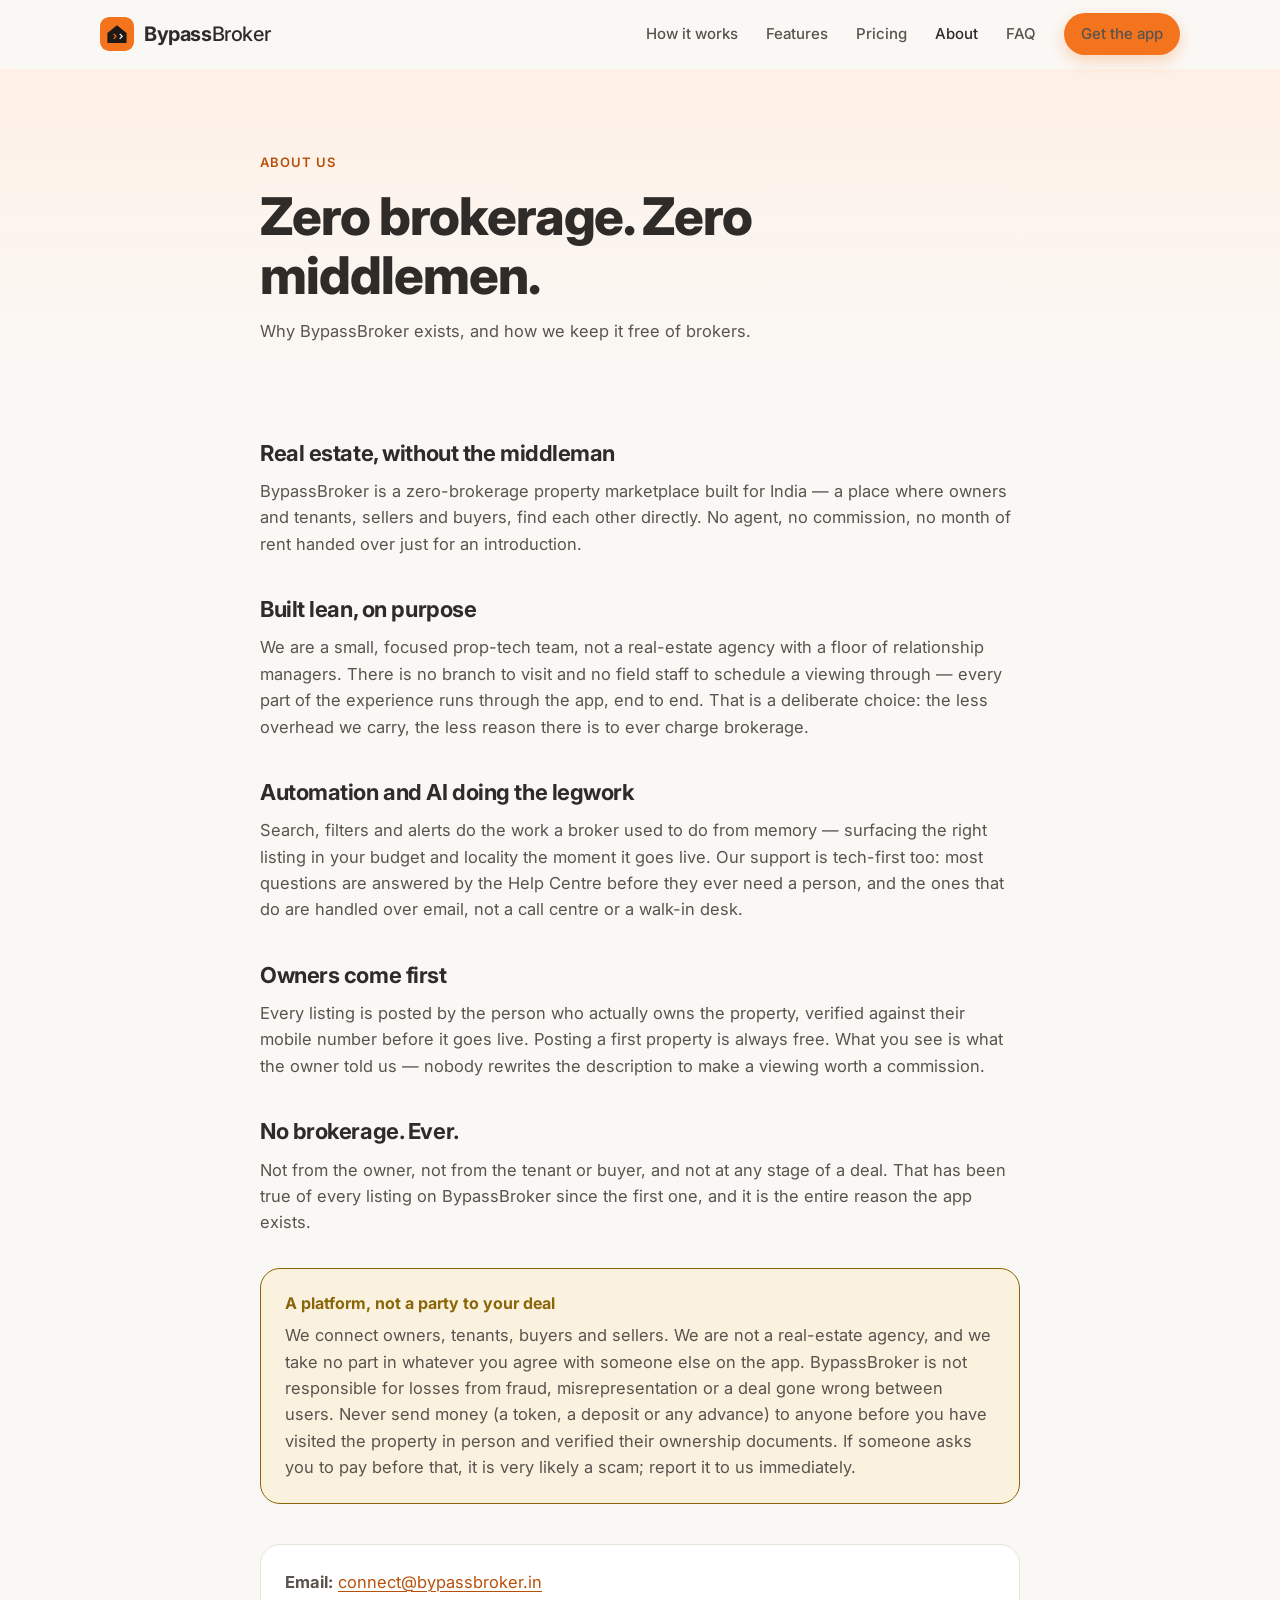
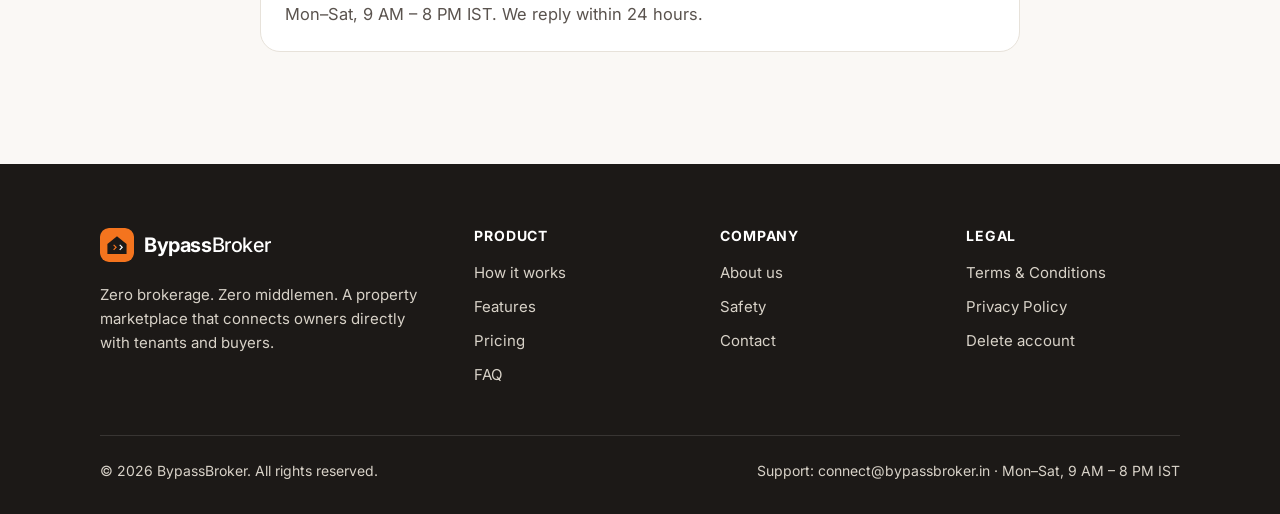
<file: about.html>
<!doctype html>
<html lang="en-IN" class="no-js">
<head>
  <meta charset="utf-8">
  <meta name="viewport" content="width=device-width, initial-scale=1">
  <title>About us · BypassBroker</title>
  <meta name="description" content="BypassBroker is a zero-brokerage property marketplace connecting owners directly with tenants and buyers in Ahmedabad, Gandhinagar and GIFT City.">
  <meta name="theme-color" content="#F4741E">
  <link rel="canonical" href="https://bypassbroker.in/about.html">
  <meta property="og:type" content="website">
  <meta property="og:site_name" content="BypassBroker">
  <meta property="og:locale" content="en_IN">
  <meta property="og:title" content="About us · BypassBroker">
  <meta property="og:description" content="BypassBroker is a zero-brokerage property marketplace connecting owners directly with tenants and buyers in Ahmedabad, Gandhinagar and GIFT City.">
  <meta property="og:url" content="https://bypassbroker.in/about.html">
  <meta property="og:image" content="https://bypassbroker.in/assets/og-image.jpg">
  <meta property="og:image:width" content="1200">
  <meta property="og:image:height" content="630">
  <meta name="twitter:card" content="summary_large_image">
  <link rel="icon" href="assets/favicon.svg" type="image/svg+xml">
  <link rel="apple-touch-icon" href="assets/apple-touch-icon.png">
  <link rel="manifest" href="site.webmanifest">
  <link rel="preconnect" href="https://fonts.googleapis.com">
  <link rel="preconnect" href="https://fonts.gstatic.com" crossorigin>
  <link rel="stylesheet" href="https://fonts.googleapis.com/css2?family=Inter:wght@400;500;600;700;800&display=swap">
  <link rel="stylesheet" href="css/styles.css">
  <script src="/js/analytics.js" async></script>
</head>
<body>
  <a class="skip-link" href="#main">Skip to content</a>

  <header class="site-header">
    <nav class="container nav" aria-label="Main">
      <a class="brand" href="index.html" aria-label="BypassBroker home">
        <img src="assets/logo.svg" alt="" width="34" height="34">
        <span>Bypass<b>Broker</b></span>
      </a>
      <button class="nav-toggle" type="button" aria-expanded="false" aria-controls="nav-links" aria-label="Open menu">
        <svg width="22" height="22" viewBox="0 0 24 24" fill="none" stroke="currentColor" stroke-width="2" stroke-linecap="round"><path d="M4 6h16M4 12h16M4 18h16"/></svg>
      </button>
      <ul class="nav-links" id="nav-links">
        <li><a href="index.html#how-it-works">How it works</a></li><li><a href="index.html#features">Features</a></li><li><a href="index.html#pricing">Pricing</a></li><li><a href="about.html" aria-current="page">About</a></li><li><a href="index.html#faq">FAQ</a></li>
        <li><a class="btn btn--primary btn--sm" href="index.html#download">Get the app</a></li>
      </ul>
    </nav>
  </header>

  <main id="main">
    <section class="page-hero">
      <div class="container prose" style="padding:0">
        <span class="eyebrow">About us</span>
        <h1>Zero brokerage. Zero middlemen.</h1>
        <p>Why BypassBroker exists, and how we keep it free of brokers.</p>
      </div>
    </section>
    <div class="container">
      <article class="prose">
        <h2>Real estate, without the middleman</h2>
        <p>BypassBroker is a zero-brokerage property marketplace built for India — a place where owners and tenants, sellers and buyers, find each other directly. No agent, no commission, no month of rent handed over just for an introduction.</p>
        <h2>Built lean, on purpose</h2>
        <p>We are a small, focused prop-tech team, not a real-estate agency with a floor of relationship managers. There is no branch to visit and no field staff to schedule a viewing through — every part of the experience runs through the app, end to end. That is a deliberate choice: the less overhead we carry, the less reason there is to ever charge brokerage.</p>
        <h2>Automation and AI doing the legwork</h2>
        <p>Search, filters and alerts do the work a broker used to do from memory — surfacing the right listing in your budget and locality the moment it goes live. Our support is tech-first too: most questions are answered by the Help Centre before they ever need a person, and the ones that do are handled over email, not a call centre or a walk-in desk.</p>
        <h2>Owners come first</h2>
        <p>Every listing is posted by the person who actually owns the property, verified against their mobile number before it goes live. Posting a first property is always free. What you see is what the owner told us — nobody rewrites the description to make a viewing worth a commission.</p>
        <h2>No brokerage. Ever.</h2>
        <p>Not from the owner, not from the tenant or buyer, and not at any stage of a deal. That has been true of every listing on BypassBroker since the first one, and it is the entire reason the app exists.</p>
        <div class="callout">
          <strong>A platform, not a party to your deal</strong>
          <p>We connect owners, tenants, buyers and sellers. We are not a real-estate agency, and we take no part in whatever you agree with someone else on the app. BypassBroker is not responsible for losses from fraud, misrepresentation or a deal gone wrong between users. Never send money (a token, a deposit or any advance) to anyone before you have visited the property in person and verified their ownership documents. If someone asks you to pay before that, it is very likely a scam; report it to us immediately.</p>
        </div>
        <div class="contact-card">
          <p><strong>Email:</strong> <a href="mailto:connect@bypassbroker.in">connect@bypassbroker.in</a></p>
          <p>Mon–Sat, 9 AM – 8 PM IST. We reply within 24 hours.</p>
        </div>
      </article>
    </div>
  </main>

  <footer class="site-footer">
    <div class="container">
      <div class="footer-grid">
        <div class="footer-about">
          <a class="brand" href="index.html"><img src="assets/logo.svg" alt="" width="34" height="34"><span>Bypass<b>Broker</b></span></a>
          <p>Zero brokerage. Zero middlemen. A property marketplace that connects owners directly with tenants and buyers.</p>
        </div>
        <div>
          <h4>Product</h4>
          <ul><li><a href="index.html#how-it-works">How it works</a></li><li><a href="index.html#features">Features</a></li><li><a href="index.html#pricing">Pricing</a></li><li><a href="index.html#faq">FAQ</a></li></ul>
        </div>
        <div>
          <h4>Company</h4>
          <ul><li><a href="about.html">About us</a></li><li><a href="index.html#safety">Safety</a></li><li><a href="mailto:connect@bypassbroker.in">Contact</a></li></ul>
        </div>
        <div>
          <h4>Legal</h4>
          <ul><li><a href="terms.html">Terms &amp; Conditions</a></li><li><a href="privacy.html">Privacy Policy</a></li><li><a href="delete-account.html">Delete account</a></li></ul>
        </div>
      </div>
      <div class="footer-bottom">
        <span>© <span data-year>2026</span> BypassBroker. All rights reserved.</span>
        <span>Support: <a href="mailto:connect@bypassbroker.in">connect@bypassbroker.in</a> · Mon–Sat, 9 AM – 8 PM IST</span>
      </div>
    </div>
  </footer>

  <script src="js/main.js" defer></script>
</body>
</html>
</file>
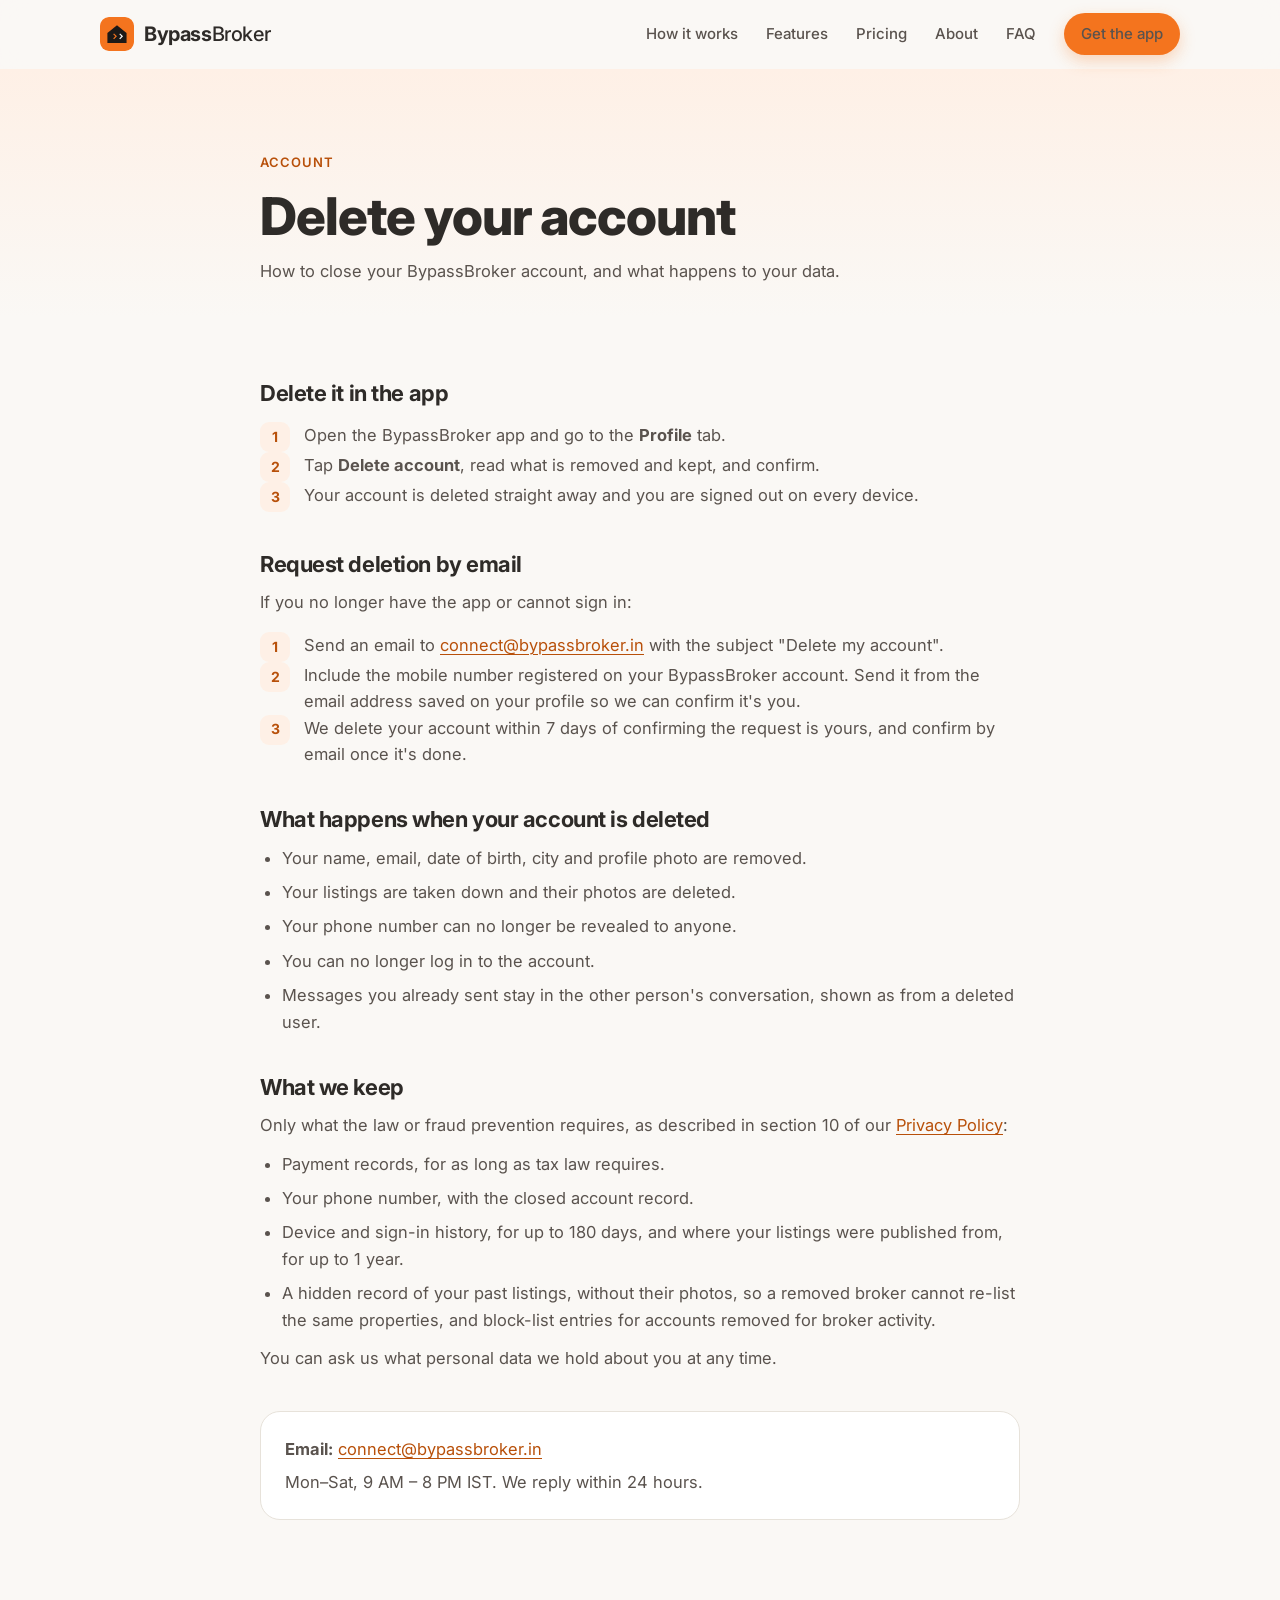
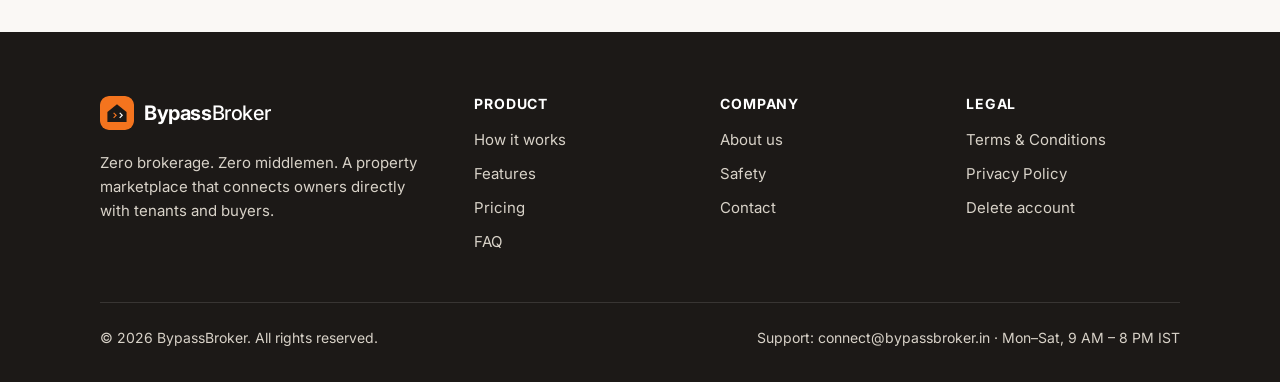
<file: delete-account.html>
<!doctype html>
<html lang="en-IN" class="no-js">
<head>
  <meta charset="utf-8">
  <meta name="viewport" content="width=device-width, initial-scale=1">
  <title>Delete your account · BypassBroker</title>
  <meta name="description" content="How to delete your BypassBroker account and what happens to your data.">
  <meta name="theme-color" content="#F4741E">
  <link rel="canonical" href="https://bypassbroker.in/delete-account.html">
  <meta property="og:type" content="website">
  <meta property="og:site_name" content="BypassBroker">
  <meta property="og:locale" content="en_IN">
  <meta property="og:title" content="Delete your account · BypassBroker">
  <meta property="og:description" content="How to delete your BypassBroker account and what happens to your data.">
  <meta property="og:url" content="https://bypassbroker.in/delete-account.html">
  <meta property="og:image" content="https://bypassbroker.in/assets/og-image.jpg">
  <meta property="og:image:width" content="1200">
  <meta property="og:image:height" content="630">
  <meta name="twitter:card" content="summary_large_image">
  <link rel="icon" href="assets/favicon.svg" type="image/svg+xml">
  <link rel="apple-touch-icon" href="assets/apple-touch-icon.png">
  <link rel="manifest" href="site.webmanifest">
  <link rel="preconnect" href="https://fonts.googleapis.com">
  <link rel="preconnect" href="https://fonts.gstatic.com" crossorigin>
  <link rel="stylesheet" href="https://fonts.googleapis.com/css2?family=Inter:wght@400;500;600;700;800&display=swap">
  <link rel="stylesheet" href="css/styles.css">
  <script src="/js/analytics.js" async></script>
</head>
<body>
  <a class="skip-link" href="#main">Skip to content</a>

  <header class="site-header">
    <nav class="container nav" aria-label="Main">
      <a class="brand" href="index.html" aria-label="BypassBroker home">
        <img src="assets/logo.svg" alt="" width="34" height="34">
        <span>Bypass<b>Broker</b></span>
      </a>
      <button class="nav-toggle" type="button" aria-expanded="false" aria-controls="nav-links" aria-label="Open menu">
        <svg width="22" height="22" viewBox="0 0 24 24" fill="none" stroke="currentColor" stroke-width="2" stroke-linecap="round"><path d="M4 6h16M4 12h16M4 18h16"/></svg>
      </button>
      <ul class="nav-links" id="nav-links">
        <li><a href="index.html#how-it-works">How it works</a></li><li><a href="index.html#features">Features</a></li><li><a href="index.html#pricing">Pricing</a></li><li><a href="about.html">About</a></li><li><a href="index.html#faq">FAQ</a></li>
        <li><a class="btn btn--primary btn--sm" href="index.html#download">Get the app</a></li>
      </ul>
    </nav>
  </header>

  <main id="main">
    <section class="page-hero">
      <div class="container prose" style="padding:0">
        <span class="eyebrow">Account</span>
        <h1>Delete your account</h1>
        <p>How to close your BypassBroker account, and what happens to your data.</p>
      </div>
    </section>
    <div class="container">
      <article class="prose">
        <h2>Delete it in the app</h2>
        <ol class="ordered-steps">
          <li>Open the BypassBroker app and go to the <strong>Profile</strong> tab.</li>
          <li>Tap <strong>Delete account</strong>, read what is removed and kept, and confirm.</li>
          <li>Your account is deleted straight away and you are signed out on every device.</li>
        </ol>
        <h2>Request deletion by email</h2>
        <p>If you no longer have the app or cannot sign in:</p>
        <ol class="ordered-steps">
          <li>Send an email to <a href="mailto:connect@bypassbroker.in?subject=Delete%20my%20account">connect@bypassbroker.in</a> with the subject "Delete my account".</li>
          <li>Include the mobile number registered on your BypassBroker account. Send it from the email address saved on your profile so we can confirm it's you.</li>
          <li>We delete your account within 7 days of confirming the request is yours, and confirm by email once it's done.</li>
        </ol>
        <h2>What happens when your account is deleted</h2>
        <ul>
          <li>Your name, email, date of birth, city and profile photo are removed.</li>
          <li>Your listings are taken down and their photos are deleted.</li>
          <li>Your phone number can no longer be revealed to anyone.</li>
          <li>You can no longer log in to the account.</li>
          <li>Messages you already sent stay in the other person's conversation, shown as from a deleted user.</li>
        </ul>
        <h2>What we keep</h2>
        <p>Only what the law or fraud prevention requires, as described in section 10 of our <a href="privacy.html">Privacy Policy</a>:</p>
        <ul>
          <li>Payment records, for as long as tax law requires.</li>
          <li>Your phone number, with the closed account record.</li>
          <li>Device and sign-in history, for up to 180 days, and where your listings were published from, for up to 1 year.</li>
          <li>A hidden record of your past listings, without their photos, so a removed broker cannot re-list the same properties, and block-list entries for accounts removed for broker activity.</li>
        </ul>
        <p>You can ask us what personal data we hold about you at any time.</p>
        <div class="contact-card">
          <p><strong>Email:</strong> <a href="mailto:connect@bypassbroker.in">connect@bypassbroker.in</a></p>
          <p>Mon–Sat, 9 AM – 8 PM IST. We reply within 24 hours.</p>
        </div>
      </article>
    </div>
  </main>

  <footer class="site-footer">
    <div class="container">
      <div class="footer-grid">
        <div class="footer-about">
          <a class="brand" href="index.html"><img src="assets/logo.svg" alt="" width="34" height="34"><span>Bypass<b>Broker</b></span></a>
          <p>Zero brokerage. Zero middlemen. A property marketplace that connects owners directly with tenants and buyers.</p>
        </div>
        <div>
          <h4>Product</h4>
          <ul><li><a href="index.html#how-it-works">How it works</a></li><li><a href="index.html#features">Features</a></li><li><a href="index.html#pricing">Pricing</a></li><li><a href="index.html#faq">FAQ</a></li></ul>
        </div>
        <div>
          <h4>Company</h4>
          <ul><li><a href="about.html">About us</a></li><li><a href="index.html#safety">Safety</a></li><li><a href="mailto:connect@bypassbroker.in">Contact</a></li></ul>
        </div>
        <div>
          <h4>Legal</h4>
          <ul><li><a href="terms.html">Terms &amp; Conditions</a></li><li><a href="privacy.html">Privacy Policy</a></li><li><a href="delete-account.html">Delete account</a></li></ul>
        </div>
      </div>
      <div class="footer-bottom">
        <span>© <span data-year>2026</span> BypassBroker. All rights reserved.</span>
        <span>Support: <a href="mailto:connect@bypassbroker.in">connect@bypassbroker.in</a> · Mon–Sat, 9 AM – 8 PM IST</span>
      </div>
    </div>
  </footer>

  <script src="js/main.js" defer></script>
</body>
</html>
</file>
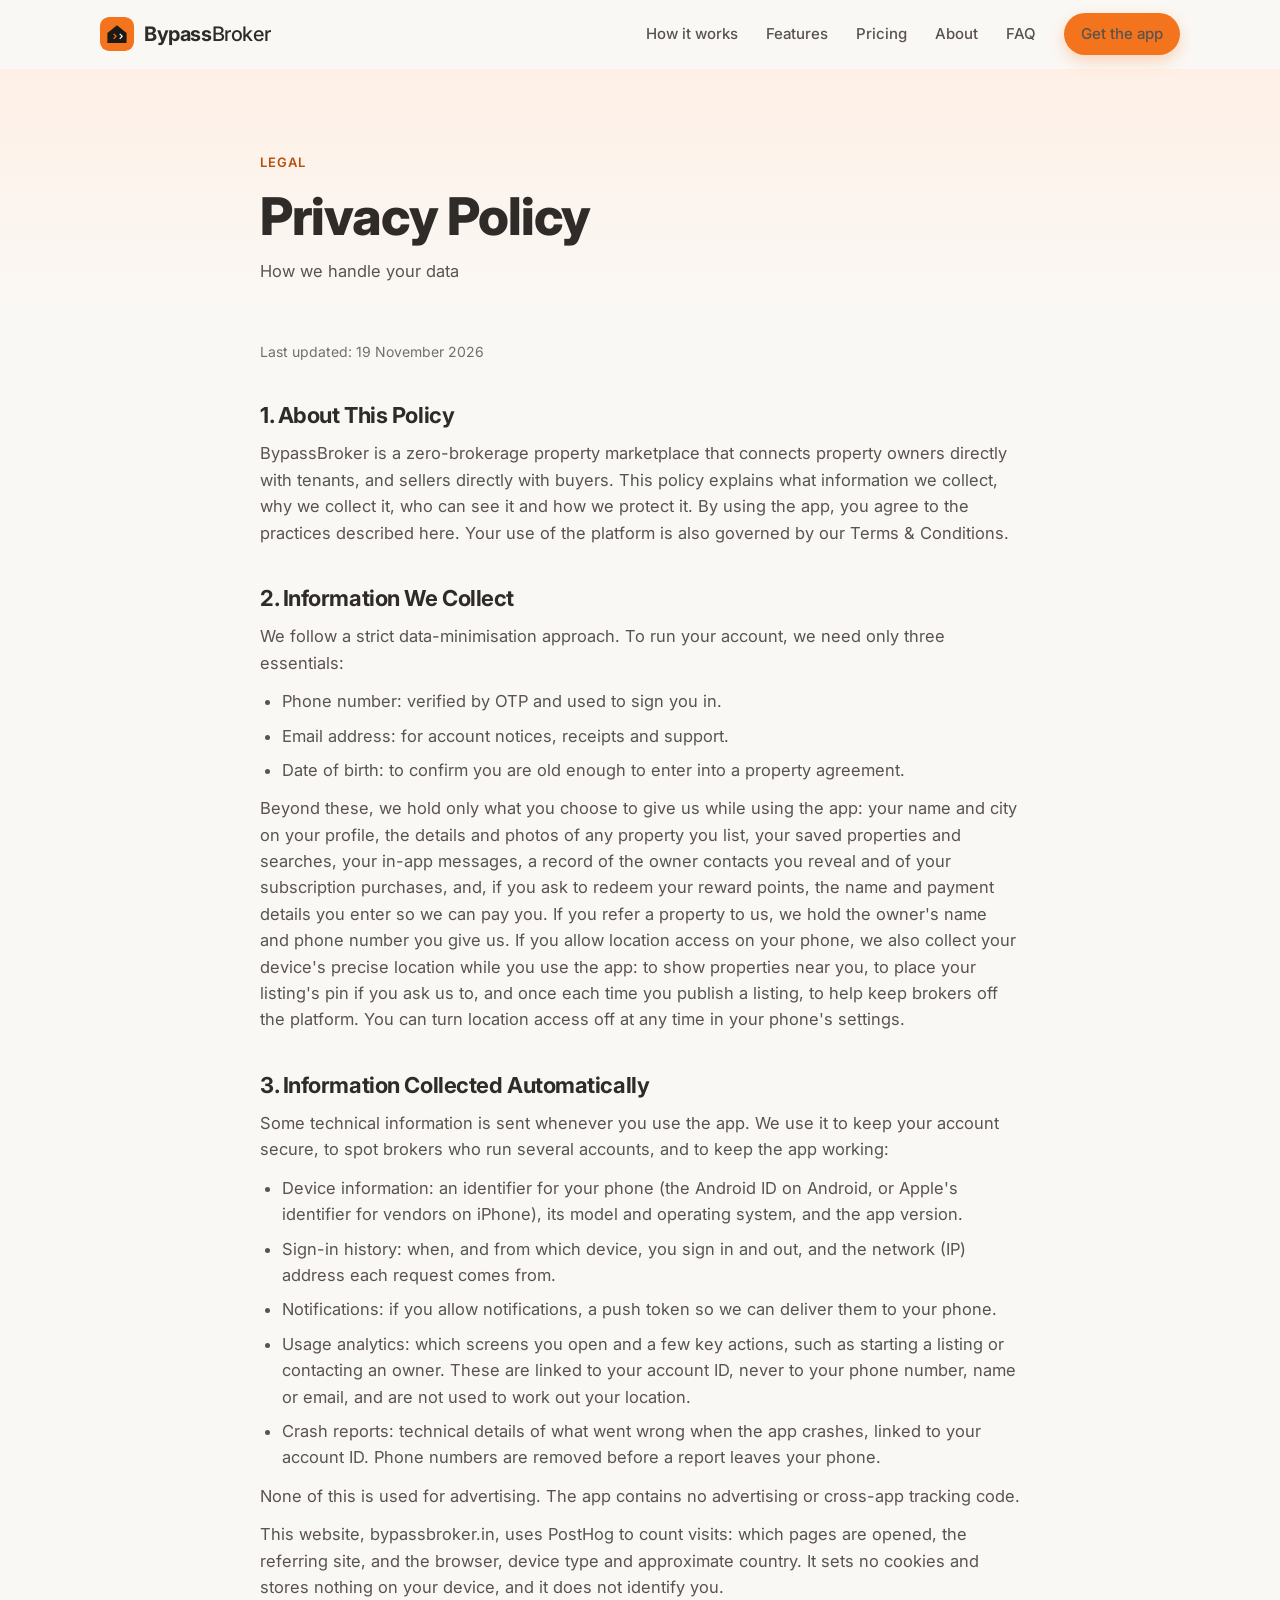
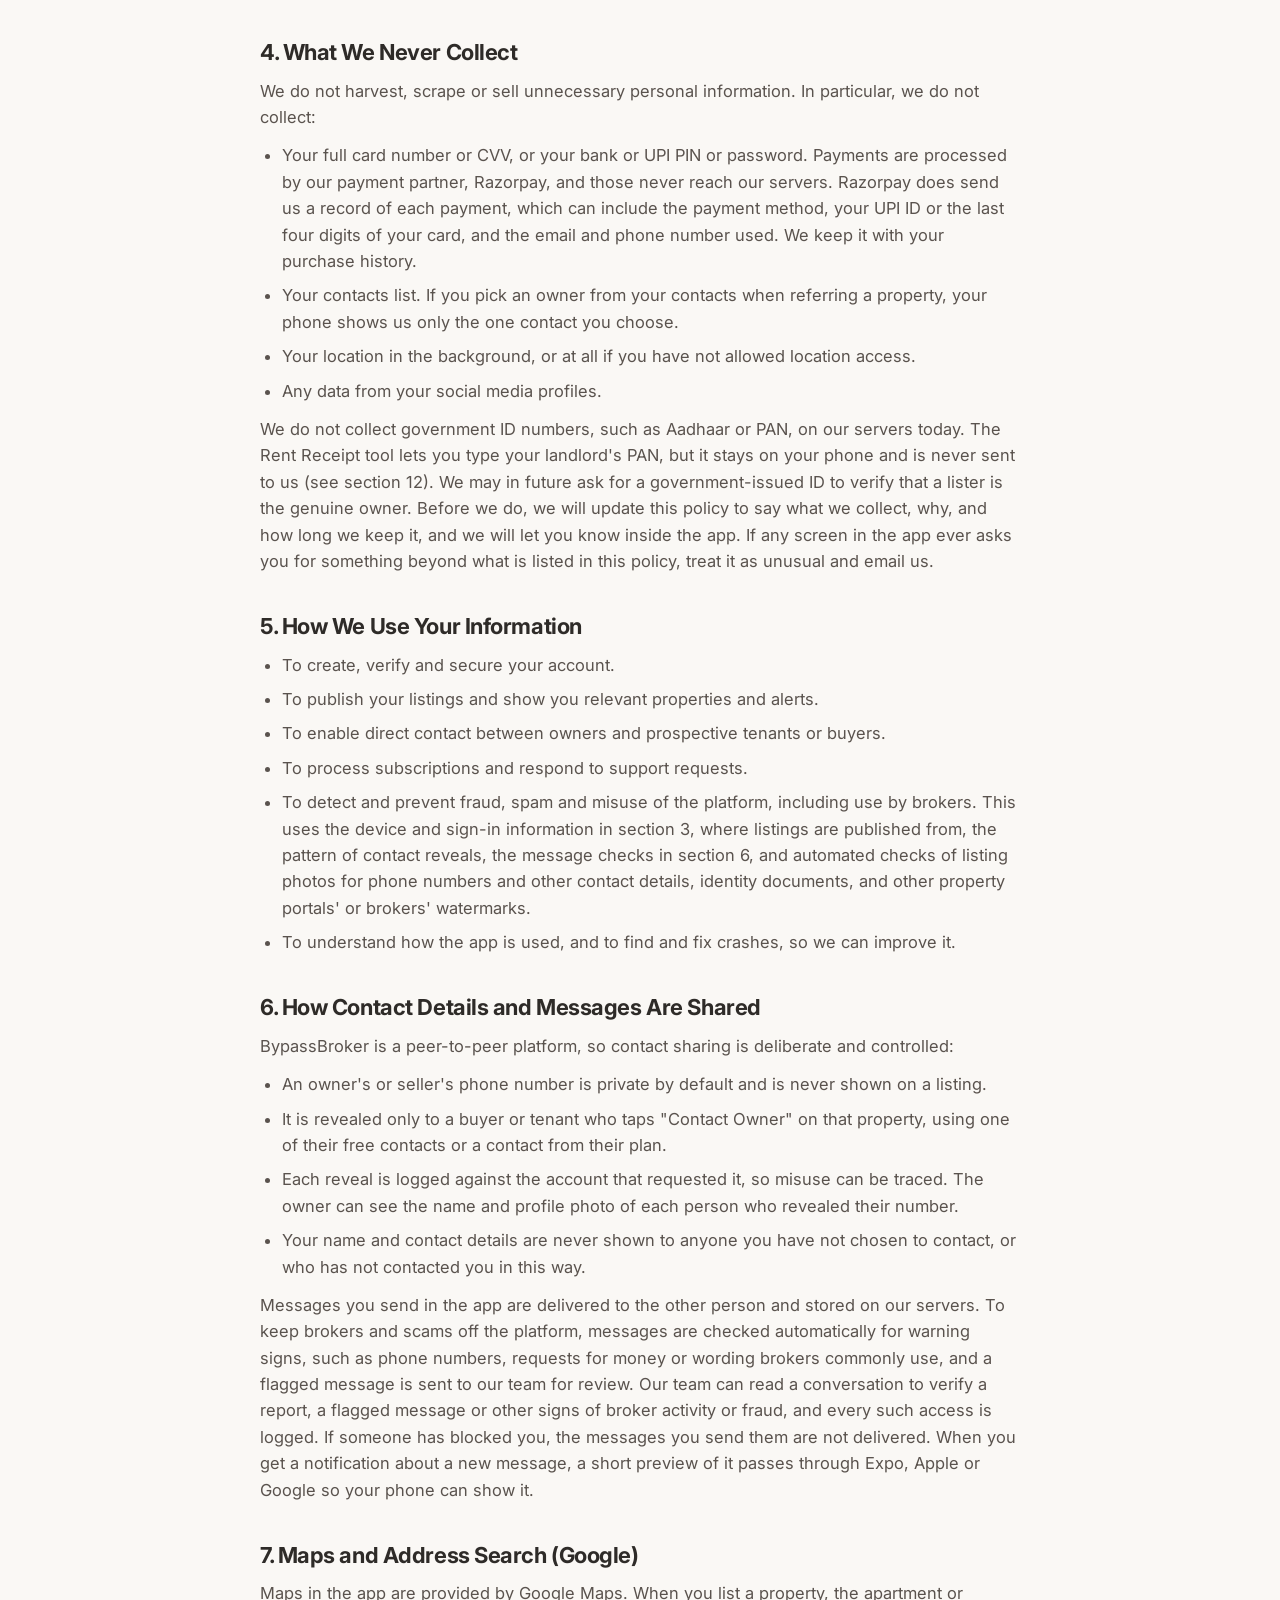
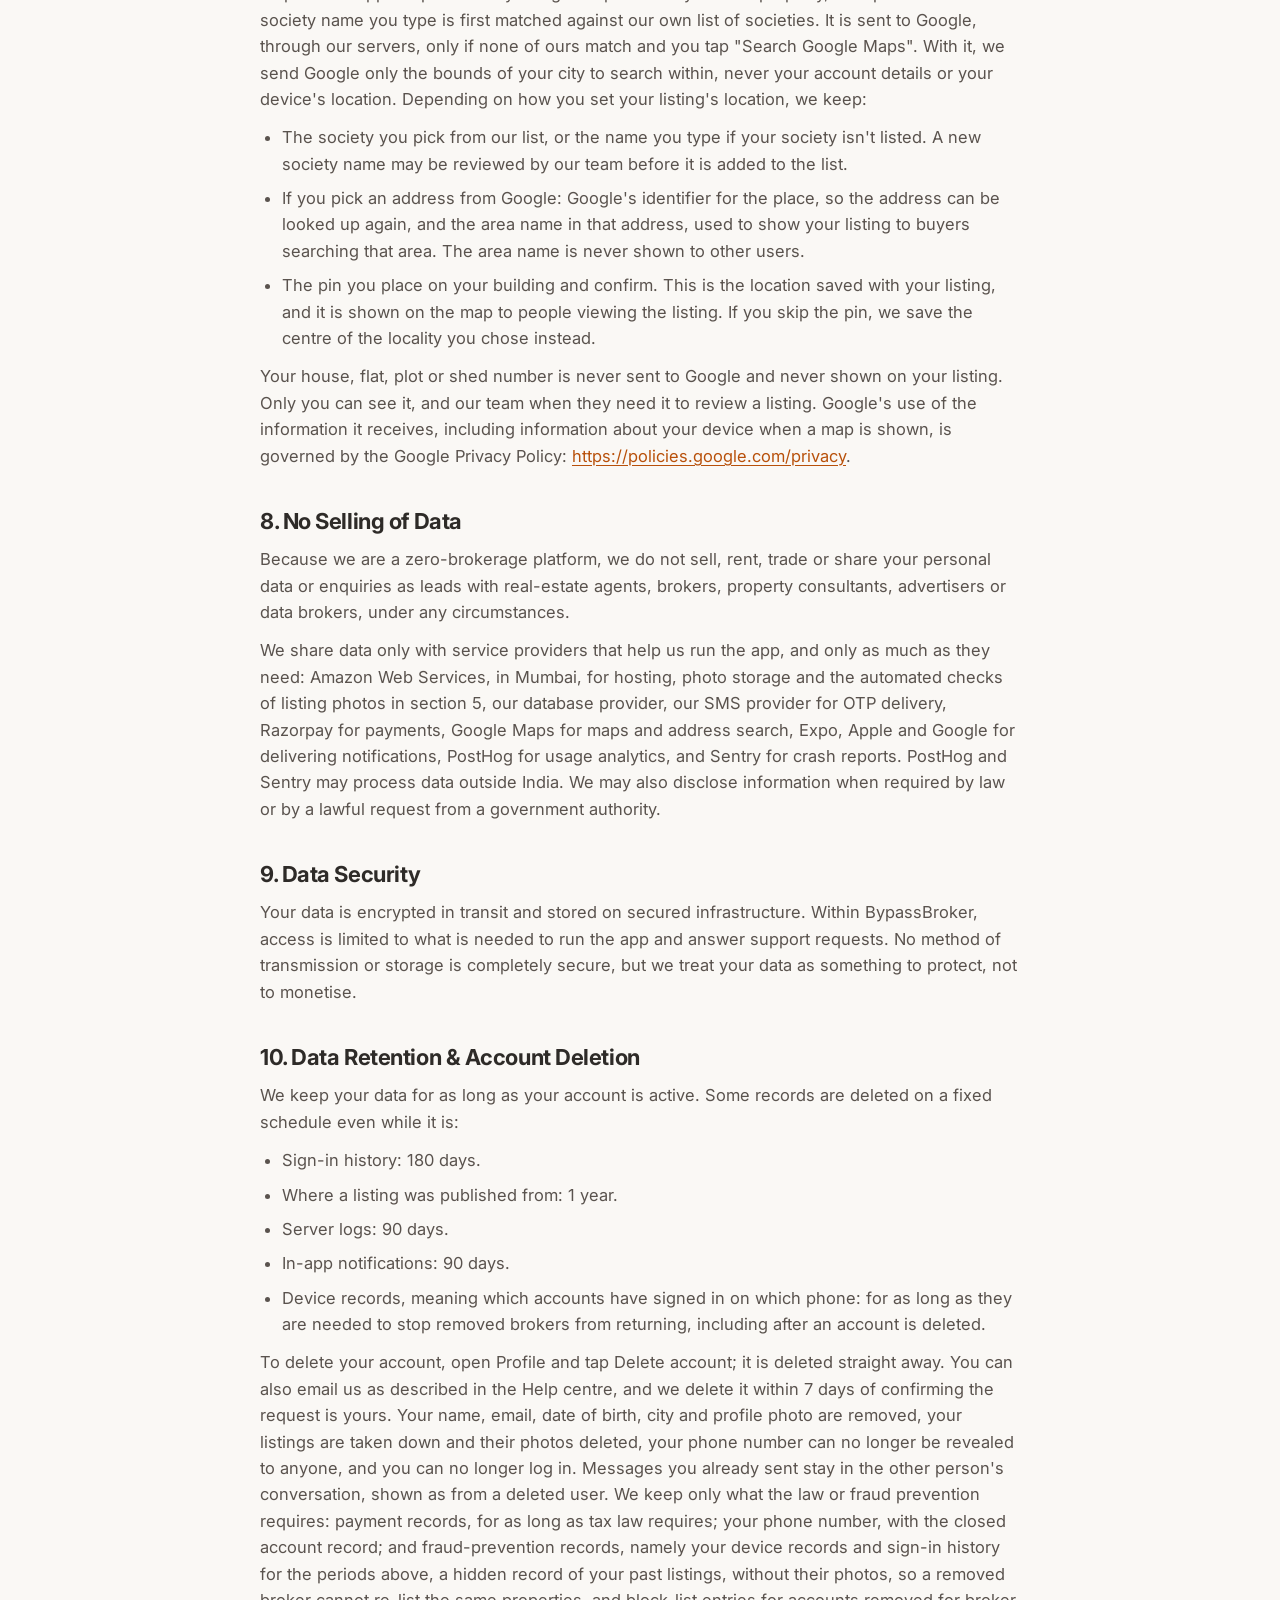
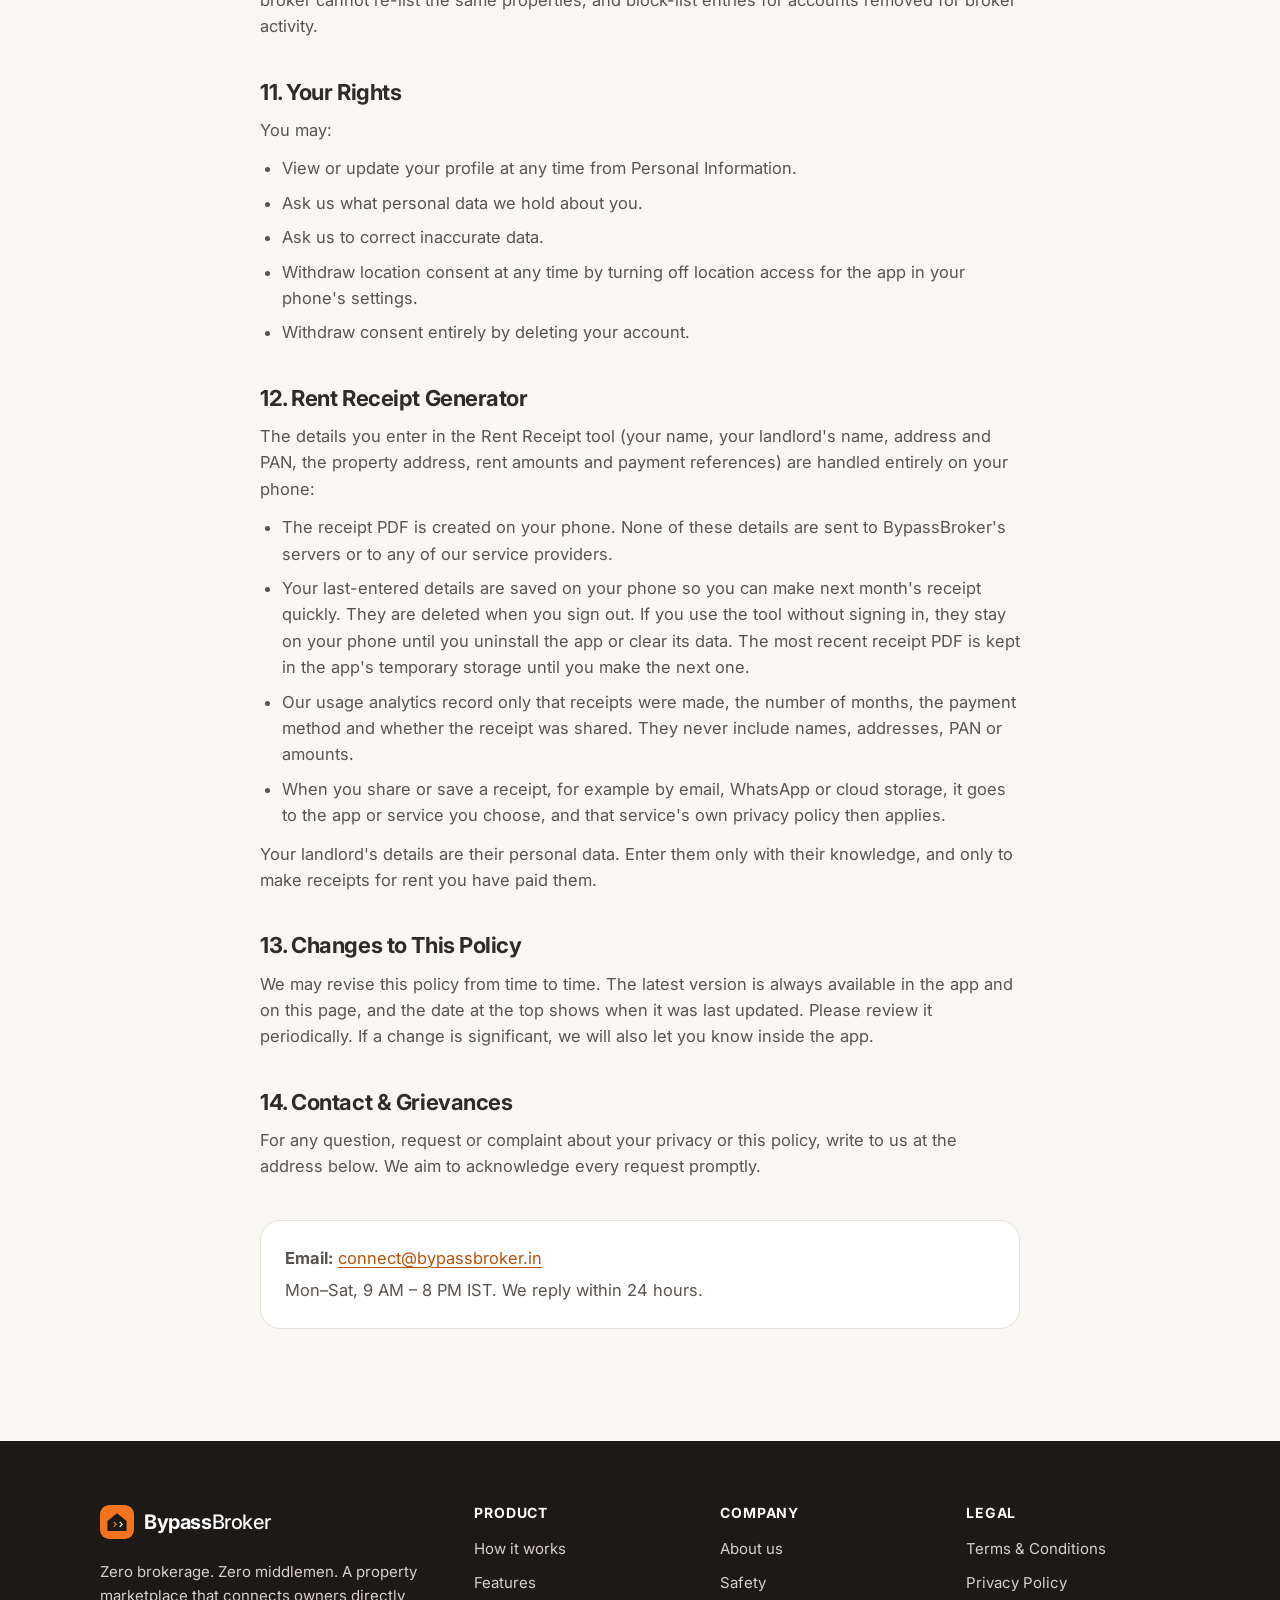
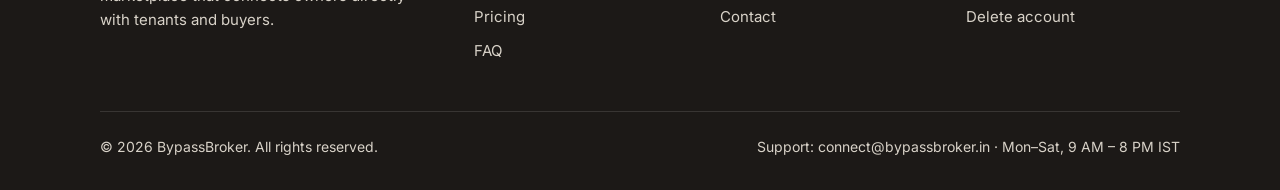
<file: privacy.html>
<!doctype html>
<html lang="en-IN" class="no-js">
<head>
  <meta charset="utf-8">
  <meta name="viewport" content="width=device-width, initial-scale=1">
  <title>Privacy Policy · BypassBroker</title>
  <meta name="description" content="How BypassBroker collects, uses and protects your data.">
  <meta name="theme-color" content="#F4741E">
  <link rel="canonical" href="https://bypassbroker.in/privacy.html">
  <meta property="og:type" content="website">
  <meta property="og:site_name" content="BypassBroker">
  <meta property="og:locale" content="en_IN">
  <meta property="og:title" content="Privacy Policy · BypassBroker">
  <meta property="og:description" content="How BypassBroker collects, uses and protects your data.">
  <meta property="og:url" content="https://bypassbroker.in/privacy.html">
  <meta property="og:image" content="https://bypassbroker.in/assets/og-image.jpg">
  <meta property="og:image:width" content="1200">
  <meta property="og:image:height" content="630">
  <meta name="twitter:card" content="summary_large_image">
  <link rel="icon" href="assets/favicon.svg" type="image/svg+xml">
  <link rel="apple-touch-icon" href="assets/apple-touch-icon.png">
  <link rel="manifest" href="site.webmanifest">
  <link rel="preconnect" href="https://fonts.googleapis.com">
  <link rel="preconnect" href="https://fonts.gstatic.com" crossorigin>
  <link rel="stylesheet" href="https://fonts.googleapis.com/css2?family=Inter:wght@400;500;600;700;800&display=swap">
  <link rel="stylesheet" href="css/styles.css">
  <script src="/js/analytics.js" async></script>
</head>
<body>
  <a class="skip-link" href="#main">Skip to content</a>

  <header class="site-header">
    <nav class="container nav" aria-label="Main">
      <a class="brand" href="index.html" aria-label="BypassBroker home">
        <img src="assets/logo.svg" alt="" width="34" height="34">
        <span>Bypass<b>Broker</b></span>
      </a>
      <button class="nav-toggle" type="button" aria-expanded="false" aria-controls="nav-links" aria-label="Open menu">
        <svg width="22" height="22" viewBox="0 0 24 24" fill="none" stroke="currentColor" stroke-width="2" stroke-linecap="round"><path d="M4 6h16M4 12h16M4 18h16"/></svg>
      </button>
      <ul class="nav-links" id="nav-links">
        <li><a href="index.html#how-it-works">How it works</a></li><li><a href="index.html#features">Features</a></li><li><a href="index.html#pricing">Pricing</a></li><li><a href="about.html">About</a></li><li><a href="index.html#faq">FAQ</a></li>
        <li><a class="btn btn--primary btn--sm" href="index.html#download">Get the app</a></li>
      </ul>
    </nav>
  </header>

  <main id="main">
    <section class="page-hero">
      <div class="container prose" style="padding:0">
        <span class="eyebrow">Legal</span>
        <h1>Privacy Policy</h1>
        <p>How we handle your data</p>
      </div>
    </section>
    <div class="container">
      <article class="prose">
        <p class="updated">Last updated: 19 November 2026</p>
        <h2>1. About This Policy</h2>
        <p>BypassBroker is a zero-brokerage property marketplace that connects property owners directly with tenants, and sellers directly with buyers. This policy explains what information we collect, why we collect it, who can see it and how we protect it. By using the app, you agree to the practices described here. Your use of the platform is also governed by our Terms &amp; Conditions.</p>
        <h2>2. Information We Collect</h2>
        <p>We follow a strict data-minimisation approach. To run your account, we need only three essentials:</p>
        <ul><li>Phone number: verified by OTP and used to sign you in.</li><li>Email address: for account notices, receipts and support.</li><li>Date of birth: to confirm you are old enough to enter into a property agreement.</li></ul>
        <p>Beyond these, we hold only what you choose to give us while using the app: your name and city on your profile, the details and photos of any property you list, your saved properties and searches, your in-app messages, a record of the owner contacts you reveal and of your subscription purchases, and, if you ask to redeem your reward points, the name and payment details you enter so we can pay you. If you refer a property to us, we hold the owner's name and phone number you give us. If you allow location access on your phone, we also collect your device's precise location while you use the app: to show properties near you, to place your listing's pin if you ask us to, and once each time you publish a listing, to help keep brokers off the platform. You can turn location access off at any time in your phone's settings.</p>
        <h2>3. Information Collected Automatically</h2>
        <p>Some technical information is sent whenever you use the app. We use it to keep your account secure, to spot brokers who run several accounts, and to keep the app working:</p>
        <ul><li>Device information: an identifier for your phone (the Android ID on Android, or Apple's identifier for vendors on iPhone), its model and operating system, and the app version.</li><li>Sign-in history: when, and from which device, you sign in and out, and the network (IP) address each request comes from.</li><li>Notifications: if you allow notifications, a push token so we can deliver them to your phone.</li><li>Usage analytics: which screens you open and a few key actions, such as starting a listing or contacting an owner. These are linked to your account ID, never to your phone number, name or email, and are not used to work out your location.</li><li>Crash reports: technical details of what went wrong when the app crashes, linked to your account ID. Phone numbers are removed before a report leaves your phone.</li></ul>
        <p>None of this is used for advertising. The app contains no advertising or cross-app tracking code.</p>
        <p>This website, bypassbroker.in, uses PostHog to count visits: which pages are opened, the referring site, and the browser, device type and approximate country. It sets no cookies and stores nothing on your device, and it does not identify you.</p>
        <h2>4. What We Never Collect</h2>
        <p>We do not harvest, scrape or sell unnecessary personal information. In particular, we do not collect:</p>
        <ul><li>Your full card number or CVV, or your bank or UPI PIN or password. Payments are processed by our payment partner, Razorpay, and those never reach our servers. Razorpay does send us a record of each payment, which can include the payment method, your UPI ID or the last four digits of your card, and the email and phone number used. We keep it with your purchase history.</li><li>Your contacts list. If you pick an owner from your contacts when referring a property, your phone shows us only the one contact you choose.</li><li>Your location in the background, or at all if you have not allowed location access.</li><li>Any data from your social media profiles.</li></ul>
        <p>We do not collect government ID numbers, such as Aadhaar or PAN, on our servers today. The Rent Receipt tool lets you type your landlord's PAN, but it stays on your phone and is never sent to us (see section 12). We may in future ask for a government-issued ID to verify that a lister is the genuine owner. Before we do, we will update this policy to say what we collect, why, and how long we keep it, and we will let you know inside the app. If any screen in the app ever asks you for something beyond what is listed in this policy, treat it as unusual and email us.</p>
        <h2>5. How We Use Your Information</h2>
        <ul><li>To create, verify and secure your account.</li><li>To publish your listings and show you relevant properties and alerts.</li><li>To enable direct contact between owners and prospective tenants or buyers.</li><li>To process subscriptions and respond to support requests.</li><li>To detect and prevent fraud, spam and misuse of the platform, including use by brokers. This uses the device and sign-in information in section 3, where listings are published from, the pattern of contact reveals, the message checks in section 6, and automated checks of listing photos for phone numbers and other contact details, identity documents, and other property portals' or brokers' watermarks.</li><li>To understand how the app is used, and to find and fix crashes, so we can improve it.</li></ul>
        <h2>6. How Contact Details and Messages Are Shared</h2>
        <p>BypassBroker is a peer-to-peer platform, so contact sharing is deliberate and controlled:</p>
        <ul><li>An owner's or seller's phone number is private by default and is never shown on a listing.</li><li>It is revealed only to a buyer or tenant who taps "Contact Owner" on that property, using one of their free contacts or a contact from their plan.</li><li>Each reveal is logged against the account that requested it, so misuse can be traced. The owner can see the name and profile photo of each person who revealed their number.</li><li>Your name and contact details are never shown to anyone you have not chosen to contact, or who has not contacted you in this way.</li></ul>
        <p>Messages you send in the app are delivered to the other person and stored on our servers. To keep brokers and scams off the platform, messages are checked automatically for warning signs, such as phone numbers, requests for money or wording brokers commonly use, and a flagged message is sent to our team for review. Our team can read a conversation to verify a report, a flagged message or other signs of broker activity or fraud, and every such access is logged. If someone has blocked you, the messages you send them are not delivered. When you get a notification about a new message, a short preview of it passes through Expo, Apple or Google so your phone can show it.</p>
        <h2>7. Maps and Address Search (Google)</h2>
        <p>Maps in the app are provided by Google Maps. When you list a property, the apartment or society name you type is first matched against our own list of societies. It is sent to Google, through our servers, only if none of ours match and you tap "Search Google Maps". With it, we send Google only the bounds of your city to search within, never your account details or your device's location. Depending on how you set your listing's location, we keep:</p>
        <ul><li>The society you pick from our list, or the name you type if your society isn't listed. A new society name may be reviewed by our team before it is added to the list.</li><li>If you pick an address from Google: Google's identifier for the place, so the address can be looked up again, and the area name in that address, used to show your listing to buyers searching that area. The area name is never shown to other users.</li><li>The pin you place on your building and confirm. This is the location saved with your listing, and it is shown on the map to people viewing the listing. If you skip the pin, we save the centre of the locality you chose instead.</li></ul>
        <p>Your house, flat, plot or shed number is never sent to Google and never shown on your listing. Only you can see it, and our team when they need it to review a listing. Google's use of the information it receives, including information about your device when a map is shown, is governed by the Google Privacy Policy: <a href="https://policies.google.com/privacy" rel="noopener">https://policies.google.com/privacy</a>.</p>
        <h2>8. No Selling of Data</h2>
        <p>Because we are a zero-brokerage platform, we do not sell, rent, trade or share your personal data or enquiries as leads with real-estate agents, brokers, property consultants, advertisers or data brokers, under any circumstances.</p>
        <p>We share data only with service providers that help us run the app, and only as much as they need: Amazon Web Services, in Mumbai, for hosting, photo storage and the automated checks of listing photos in section 5, our database provider, our SMS provider for OTP delivery, Razorpay for payments, Google Maps for maps and address search, Expo, Apple and Google for delivering notifications, PostHog for usage analytics, and Sentry for crash reports. PostHog and Sentry may process data outside India. We may also disclose information when required by law or by a lawful request from a government authority.</p>
        <h2>9. Data Security</h2>
        <p>Your data is encrypted in transit and stored on secured infrastructure. Within BypassBroker, access is limited to what is needed to run the app and answer support requests. No method of transmission or storage is completely secure, but we treat your data as something to protect, not to monetise.</p>
        <h2>10. Data Retention &amp; Account Deletion</h2>
        <p>We keep your data for as long as your account is active. Some records are deleted on a fixed schedule even while it is:</p>
        <ul><li>Sign-in history: 180 days.</li><li>Where a listing was published from: 1 year.</li><li>Server logs: 90 days.</li><li>In-app notifications: 90 days.</li><li>Device records, meaning which accounts have signed in on which phone: for as long as they are needed to stop removed brokers from returning, including after an account is deleted.</li></ul>
        <p>To delete your account, open Profile and tap Delete account; it is deleted straight away. You can also email us as described in the Help centre, and we delete it within 7 days of confirming the request is yours. Your name, email, date of birth, city and profile photo are removed, your listings are taken down and their photos deleted, your phone number can no longer be revealed to anyone, and you can no longer log in. Messages you already sent stay in the other person's conversation, shown as from a deleted user. We keep only what the law or fraud prevention requires: payment records, for as long as tax law requires; your phone number, with the closed account record; and fraud-prevention records, namely your device records and sign-in history for the periods above, a hidden record of your past listings, without their photos, so a removed broker cannot re-list the same properties, and block-list entries for accounts removed for broker activity.</p>
        <h2>11. Your Rights</h2>
        <p>You may:</p>
        <ul><li>View or update your profile at any time from Personal Information.</li><li>Ask us what personal data we hold about you.</li><li>Ask us to correct inaccurate data.</li><li>Withdraw location consent at any time by turning off location access for the app in your phone's settings.</li><li>Withdraw consent entirely by deleting your account.</li></ul>
        <h2>12. Rent Receipt Generator</h2>
        <p>The details you enter in the Rent Receipt tool (your name, your landlord's name, address and PAN, the property address, rent amounts and payment references) are handled entirely on your phone:</p>
        <ul><li>The receipt PDF is created on your phone. None of these details are sent to BypassBroker's servers or to any of our service providers.</li><li>Your last-entered details are saved on your phone so you can make next month's receipt quickly. They are deleted when you sign out. If you use the tool without signing in, they stay on your phone until you uninstall the app or clear its data. The most recent receipt PDF is kept in the app's temporary storage until you make the next one.</li><li>Our usage analytics record only that receipts were made, the number of months, the payment method and whether the receipt was shared. They never include names, addresses, PAN or amounts.</li><li>When you share or save a receipt, for example by email, WhatsApp or cloud storage, it goes to the app or service you choose, and that service's own privacy policy then applies.</li></ul>
        <p>Your landlord's details are their personal data. Enter them only with their knowledge, and only to make receipts for rent you have paid them.</p>
        <h2>13. Changes to This Policy</h2>
        <p>We may revise this policy from time to time. The latest version is always available in the app and on this page, and the date at the top shows when it was last updated. Please review it periodically. If a change is significant, we will also let you know inside the app.</p>
        <h2>14. Contact &amp; Grievances</h2>
        <p>For any question, request or complaint about your privacy or this policy, write to us at the address below. We aim to acknowledge every request promptly.</p>
        <div class="contact-card">
          <p><strong>Email:</strong> <a href="mailto:connect@bypassbroker.in">connect@bypassbroker.in</a></p>
          <p>Mon–Sat, 9 AM – 8 PM IST. We reply within 24 hours.</p>
        </div>
      </article>
    </div>
  </main>

  <footer class="site-footer">
    <div class="container">
      <div class="footer-grid">
        <div class="footer-about">
          <a class="brand" href="index.html"><img src="assets/logo.svg" alt="" width="34" height="34"><span>Bypass<b>Broker</b></span></a>
          <p>Zero brokerage. Zero middlemen. A property marketplace that connects owners directly with tenants and buyers.</p>
        </div>
        <div>
          <h4>Product</h4>
          <ul><li><a href="index.html#how-it-works">How it works</a></li><li><a href="index.html#features">Features</a></li><li><a href="index.html#pricing">Pricing</a></li><li><a href="index.html#faq">FAQ</a></li></ul>
        </div>
        <div>
          <h4>Company</h4>
          <ul><li><a href="about.html">About us</a></li><li><a href="index.html#safety">Safety</a></li><li><a href="mailto:connect@bypassbroker.in">Contact</a></li></ul>
        </div>
        <div>
          <h4>Legal</h4>
          <ul><li><a href="terms.html">Terms &amp; Conditions</a></li><li><a href="privacy.html">Privacy Policy</a></li><li><a href="delete-account.html">Delete account</a></li></ul>
        </div>
      </div>
      <div class="footer-bottom">
        <span>© <span data-year>2026</span> BypassBroker. All rights reserved.</span>
        <span>Support: <a href="mailto:connect@bypassbroker.in">connect@bypassbroker.in</a> · Mon–Sat, 9 AM – 8 PM IST</span>
      </div>
    </div>
  </footer>

  <script src="js/main.js" defer></script>
</body>
</html>
</file>
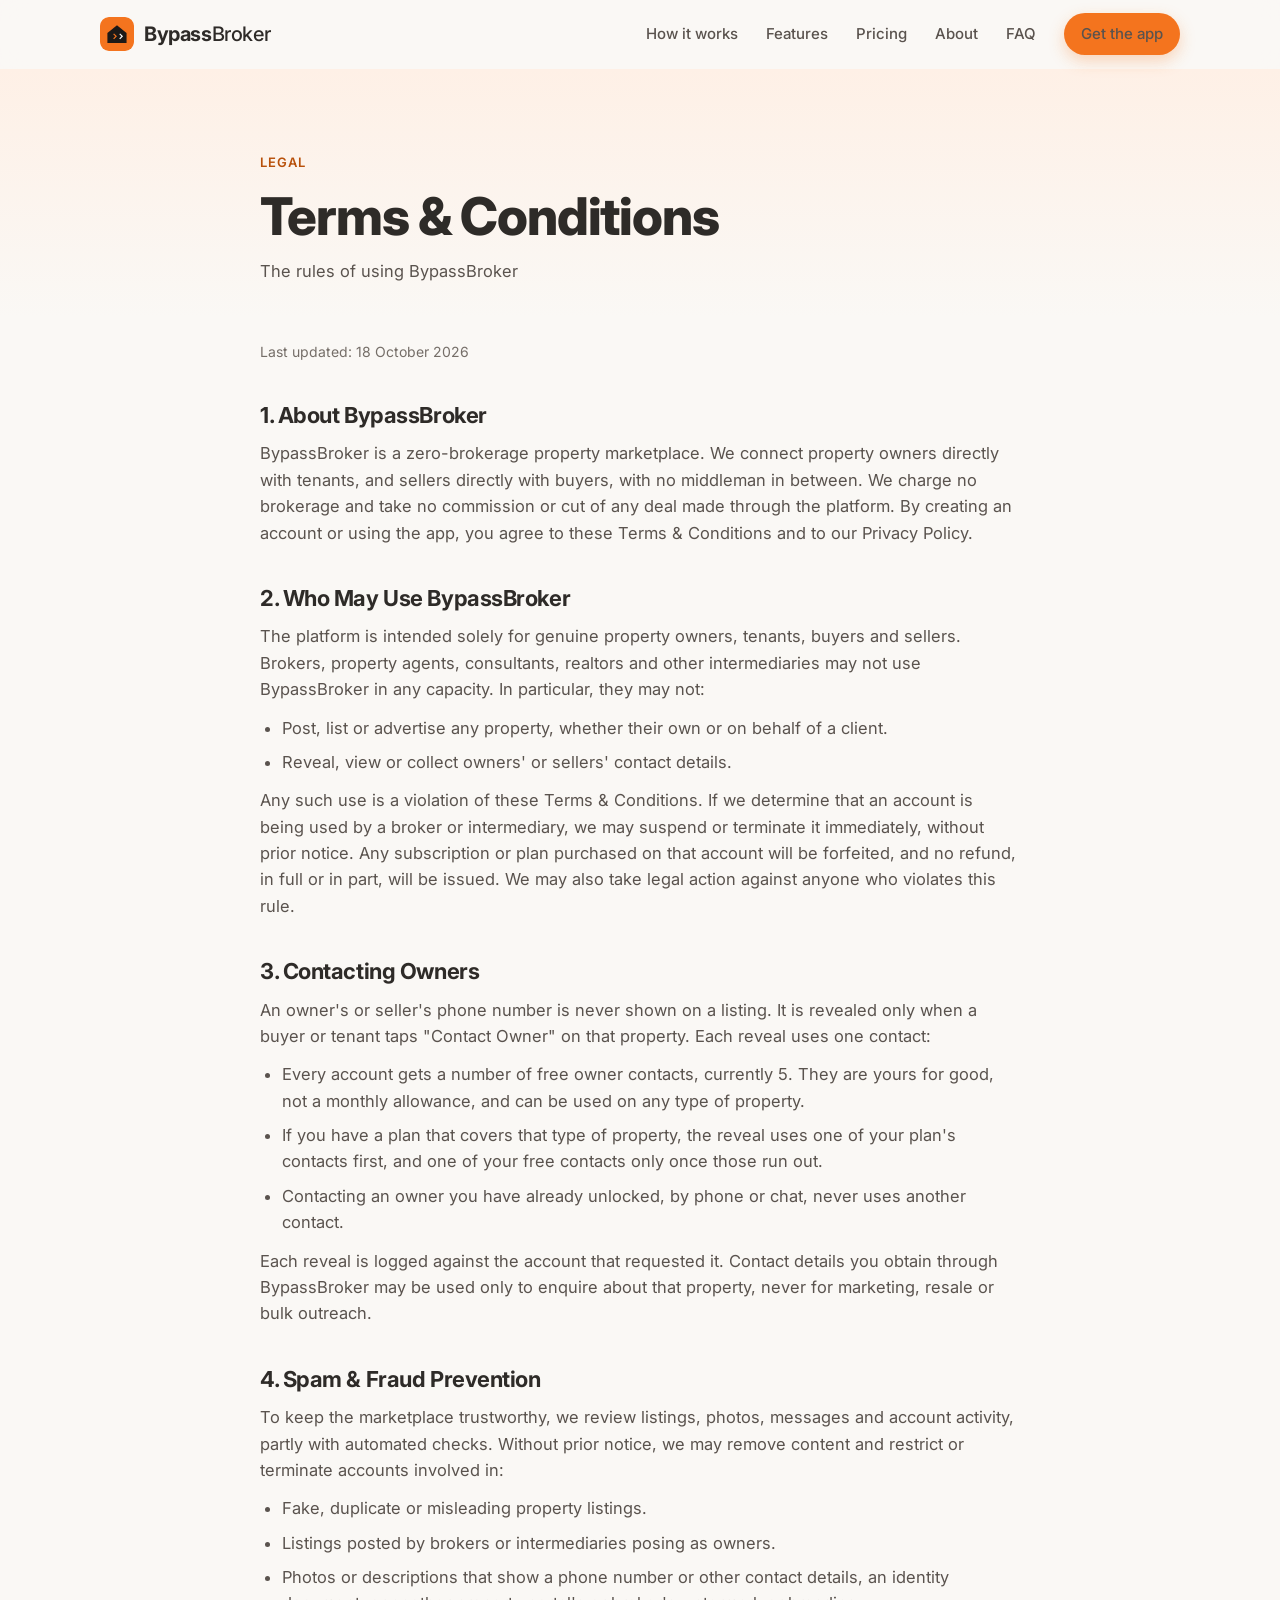
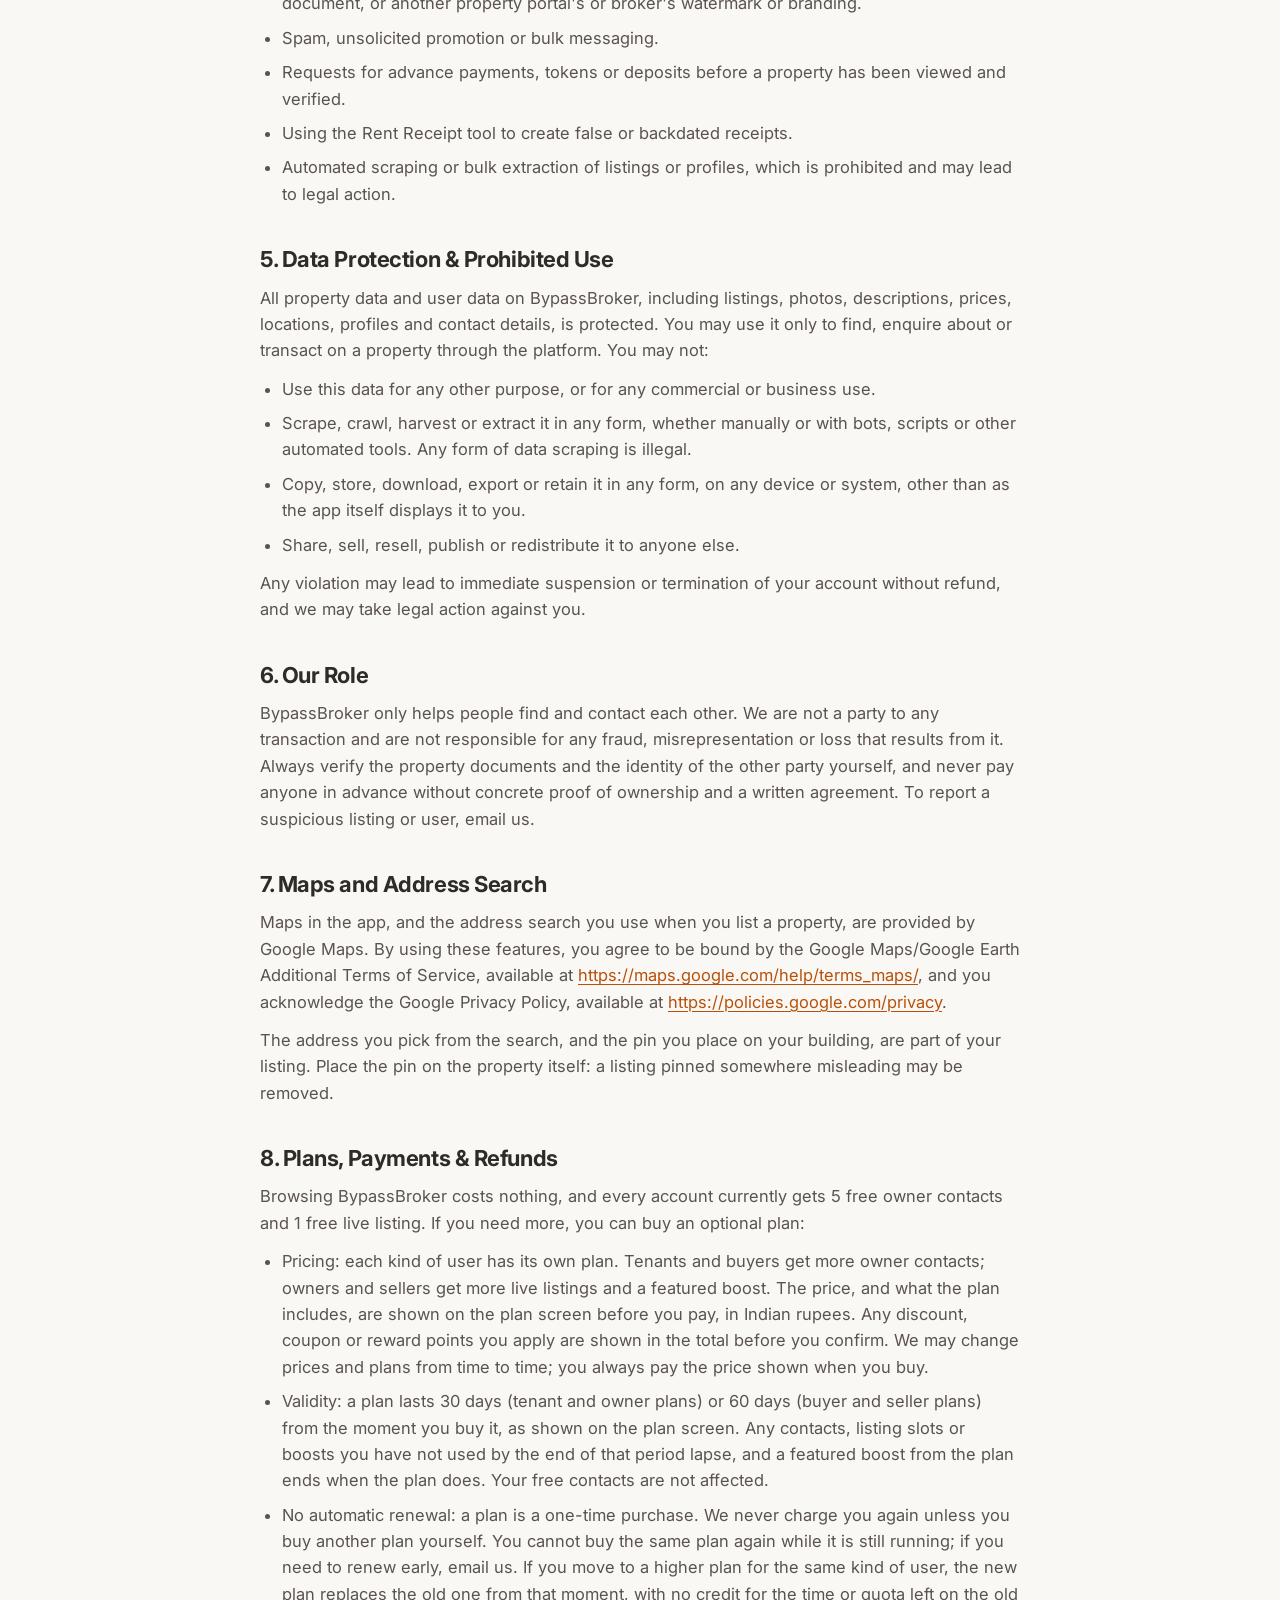
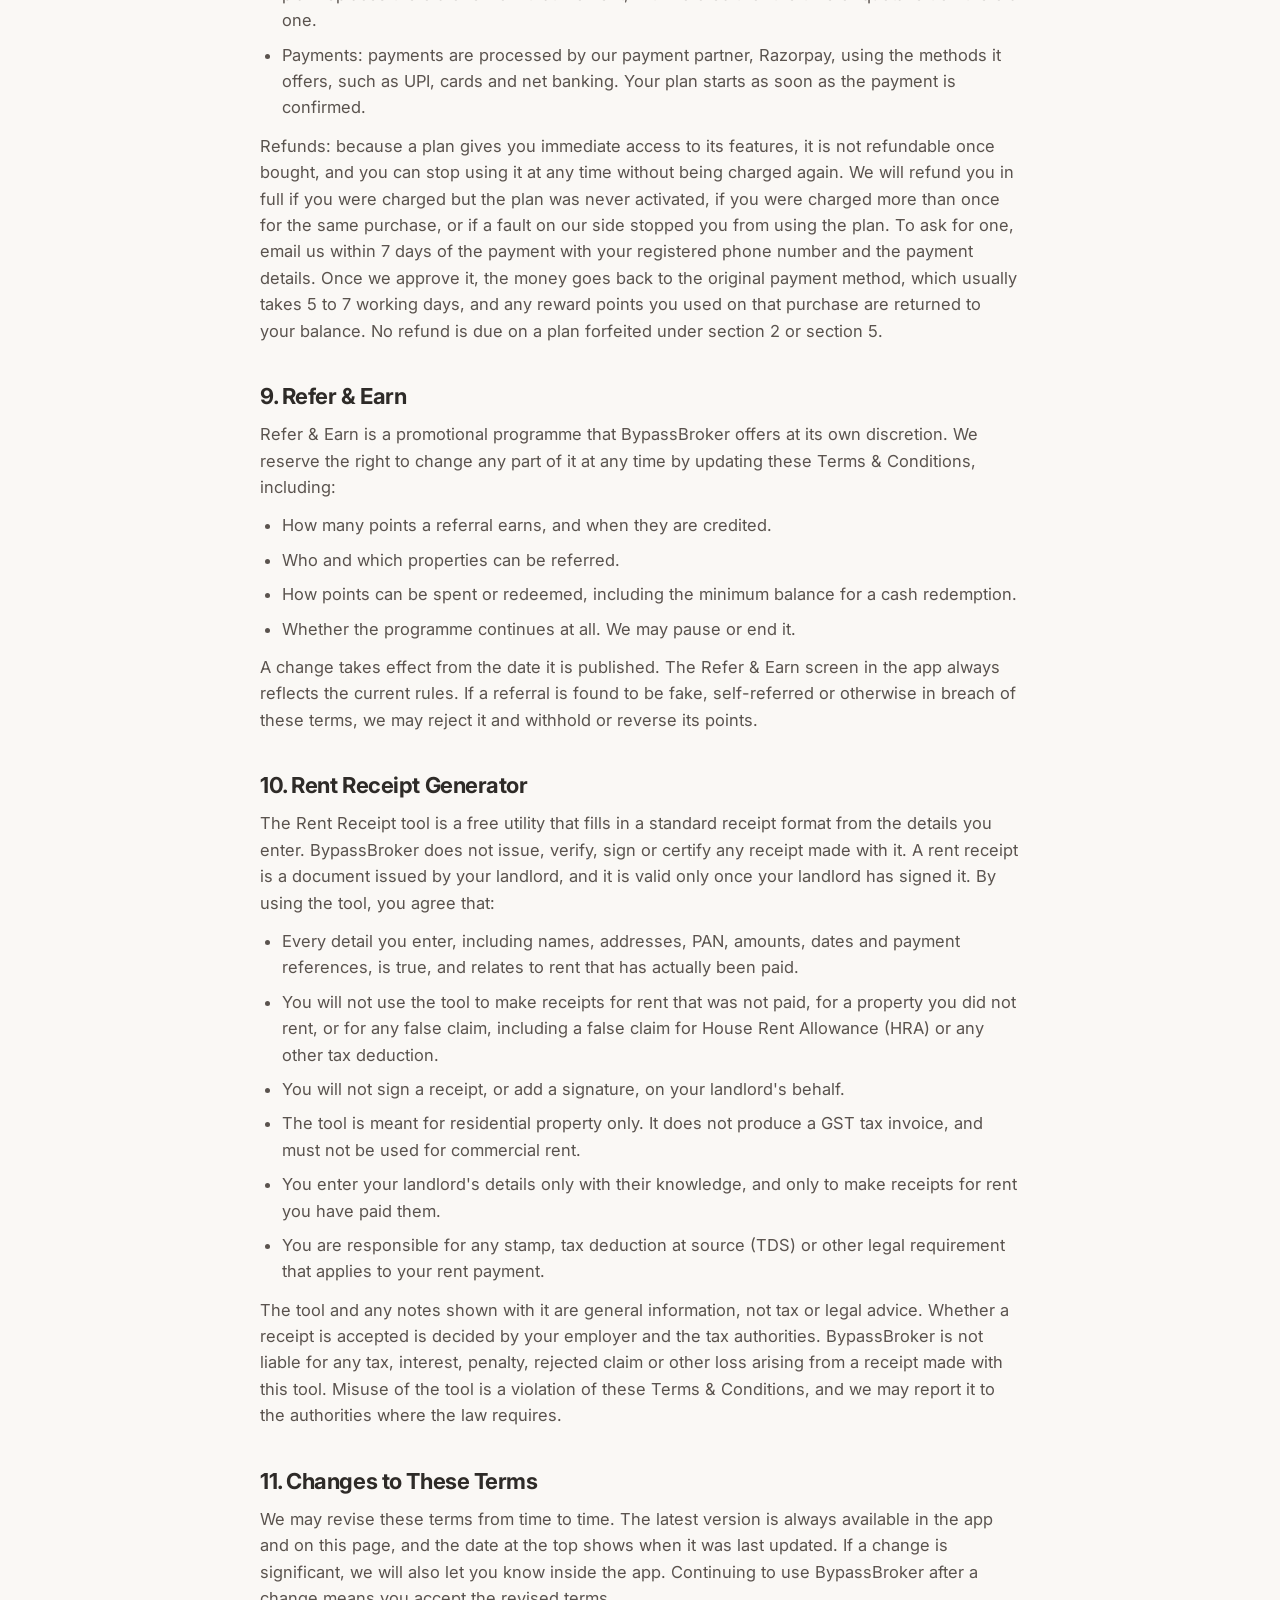
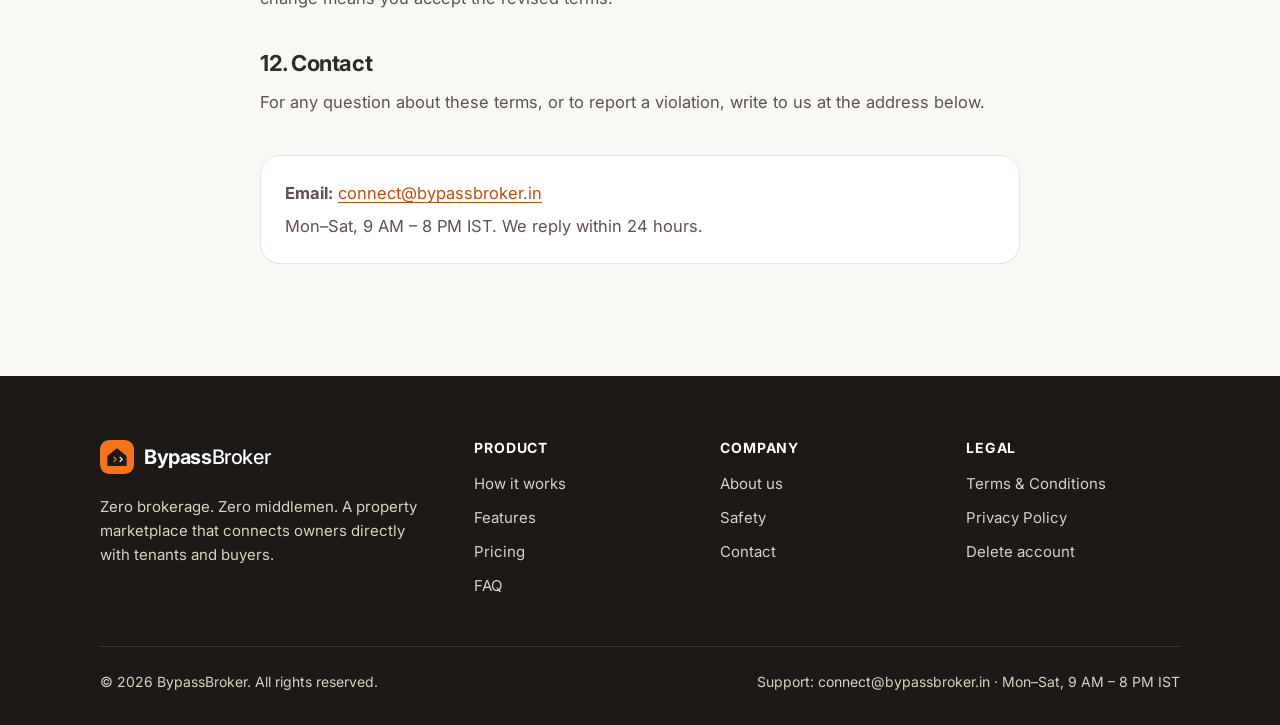
<file: terms.html>
<!doctype html>
<html lang="en-IN" class="no-js">
<head>
  <meta charset="utf-8">
  <meta name="viewport" content="width=device-width, initial-scale=1">
  <title>Terms & Conditions · BypassBroker</title>
  <meta name="description" content="The rules of using BypassBroker, the zero-brokerage property marketplace.">
  <meta name="theme-color" content="#F4741E">
  <link rel="canonical" href="https://bypassbroker.in/terms.html">
  <meta property="og:type" content="website">
  <meta property="og:site_name" content="BypassBroker">
  <meta property="og:locale" content="en_IN">
  <meta property="og:title" content="Terms & Conditions · BypassBroker">
  <meta property="og:description" content="The rules of using BypassBroker, the zero-brokerage property marketplace.">
  <meta property="og:url" content="https://bypassbroker.in/terms.html">
  <meta property="og:image" content="https://bypassbroker.in/assets/og-image.jpg">
  <meta property="og:image:width" content="1200">
  <meta property="og:image:height" content="630">
  <meta name="twitter:card" content="summary_large_image">
  <link rel="icon" href="assets/favicon.svg" type="image/svg+xml">
  <link rel="apple-touch-icon" href="assets/apple-touch-icon.png">
  <link rel="manifest" href="site.webmanifest">
  <link rel="preconnect" href="https://fonts.googleapis.com">
  <link rel="preconnect" href="https://fonts.gstatic.com" crossorigin>
  <link rel="stylesheet" href="https://fonts.googleapis.com/css2?family=Inter:wght@400;500;600;700;800&display=swap">
  <link rel="stylesheet" href="css/styles.css">
  <script src="/js/analytics.js" async></script>
</head>
<body>
  <a class="skip-link" href="#main">Skip to content</a>

  <header class="site-header">
    <nav class="container nav" aria-label="Main">
      <a class="brand" href="index.html" aria-label="BypassBroker home">
        <img src="assets/logo.svg" alt="" width="34" height="34">
        <span>Bypass<b>Broker</b></span>
      </a>
      <button class="nav-toggle" type="button" aria-expanded="false" aria-controls="nav-links" aria-label="Open menu">
        <svg width="22" height="22" viewBox="0 0 24 24" fill="none" stroke="currentColor" stroke-width="2" stroke-linecap="round"><path d="M4 6h16M4 12h16M4 18h16"/></svg>
      </button>
      <ul class="nav-links" id="nav-links">
        <li><a href="index.html#how-it-works">How it works</a></li><li><a href="index.html#features">Features</a></li><li><a href="index.html#pricing">Pricing</a></li><li><a href="about.html">About</a></li><li><a href="index.html#faq">FAQ</a></li>
        <li><a class="btn btn--primary btn--sm" href="index.html#download">Get the app</a></li>
      </ul>
    </nav>
  </header>

  <main id="main">
    <section class="page-hero">
      <div class="container prose" style="padding:0">
        <span class="eyebrow">Legal</span>
        <h1>Terms &amp; Conditions</h1>
        <p>The rules of using BypassBroker</p>
      </div>
    </section>
    <div class="container">
      <article class="prose">
        <p class="updated">Last updated: 18 October 2026</p>
        <h2>1. About BypassBroker</h2>
        <p>BypassBroker is a zero-brokerage property marketplace. We connect property owners directly with tenants, and sellers directly with buyers, with no middleman in between. We charge no brokerage and take no commission or cut of any deal made through the platform. By creating an account or using the app, you agree to these Terms &amp; Conditions and to our Privacy Policy.</p>
        <h2>2. Who May Use BypassBroker</h2>
        <p>The platform is intended solely for genuine property owners, tenants, buyers and sellers. Brokers, property agents, consultants, realtors and other intermediaries may not use BypassBroker in any capacity. In particular, they may not:</p>
        <ul><li>Post, list or advertise any property, whether their own or on behalf of a client.</li><li>Reveal, view or collect owners' or sellers' contact details.</li></ul>
        <p>Any such use is a violation of these Terms &amp; Conditions. If we determine that an account is being used by a broker or intermediary, we may suspend or terminate it immediately, without prior notice. Any subscription or plan purchased on that account will be forfeited, and no refund, in full or in part, will be issued. We may also take legal action against anyone who violates this rule.</p>
        <h2>3. Contacting Owners</h2>
        <p>An owner's or seller's phone number is never shown on a listing. It is revealed only when a buyer or tenant taps "Contact Owner" on that property. Each reveal uses one contact:</p>
        <ul><li>Every account gets a number of free owner contacts, currently 5. They are yours for good, not a monthly allowance, and can be used on any type of property.</li><li>If you have a plan that covers that type of property, the reveal uses one of your plan's contacts first, and one of your free contacts only once those run out.</li><li>Contacting an owner you have already unlocked, by phone or chat, never uses another contact.</li></ul>
        <p>Each reveal is logged against the account that requested it. Contact details you obtain through BypassBroker may be used only to enquire about that property, never for marketing, resale or bulk outreach.</p>
        <h2>4. Spam &amp; Fraud Prevention</h2>
        <p>To keep the marketplace trustworthy, we review listings, photos, messages and account activity, partly with automated checks. Without prior notice, we may remove content and restrict or terminate accounts involved in:</p>
        <ul><li>Fake, duplicate or misleading property listings.</li><li>Listings posted by brokers or intermediaries posing as owners.</li><li>Photos or descriptions that show a phone number or other contact details, an identity document, or another property portal's or broker's watermark or branding.</li><li>Spam, unsolicited promotion or bulk messaging.</li><li>Requests for advance payments, tokens or deposits before a property has been viewed and verified.</li><li>Using the Rent Receipt tool to create false or backdated receipts.</li><li>Automated scraping or bulk extraction of listings or profiles, which is prohibited and may lead to legal action.</li></ul>
        <h2>5. Data Protection &amp; Prohibited Use</h2>
        <p>All property data and user data on BypassBroker, including listings, photos, descriptions, prices, locations, profiles and contact details, is protected. You may use it only to find, enquire about or transact on a property through the platform. You may not:</p>
        <ul><li>Use this data for any other purpose, or for any commercial or business use.</li><li>Scrape, crawl, harvest or extract it in any form, whether manually or with bots, scripts or other automated tools. Any form of data scraping is illegal.</li><li>Copy, store, download, export or retain it in any form, on any device or system, other than as the app itself displays it to you.</li><li>Share, sell, resell, publish or redistribute it to anyone else.</li></ul>
        <p>Any violation may lead to immediate suspension or termination of your account without refund, and we may take legal action against you.</p>
        <h2>6. Our Role</h2>
        <p>BypassBroker only helps people find and contact each other. We are not a party to any transaction and are not responsible for any fraud, misrepresentation or loss that results from it. Always verify the property documents and the identity of the other party yourself, and never pay anyone in advance without concrete proof of ownership and a written agreement. To report a suspicious listing or user, email us.</p>
        <h2>7. Maps and Address Search</h2>
        <p>Maps in the app, and the address search you use when you list a property, are provided by Google Maps. By using these features, you agree to be bound by the Google Maps/Google Earth Additional Terms of Service, available at <a href="https://maps.google.com/help/terms_maps/" rel="noopener">https://maps.google.com/help/terms_maps/</a>, and you acknowledge the Google Privacy Policy, available at <a href="https://policies.google.com/privacy" rel="noopener">https://policies.google.com/privacy</a>.</p>
        <p>The address you pick from the search, and the pin you place on your building, are part of your listing. Place the pin on the property itself: a listing pinned somewhere misleading may be removed.</p>
        <h2>8. Plans, Payments &amp; Refunds</h2>
        <p>Browsing BypassBroker costs nothing, and every account currently gets 5 free owner contacts and 1 free live listing. If you need more, you can buy an optional plan:</p>
        <ul><li>Pricing: each kind of user has its own plan. Tenants and buyers get more owner contacts; owners and sellers get more live listings and a featured boost. The price, and what the plan includes, are shown on the plan screen before you pay, in Indian rupees. Any discount, coupon or reward points you apply are shown in the total before you confirm. We may change prices and plans from time to time; you always pay the price shown when you buy.</li><li>Validity: a plan lasts 30 days (tenant and owner plans) or 60 days (buyer and seller plans) from the moment you buy it, as shown on the plan screen. Any contacts, listing slots or boosts you have not used by the end of that period lapse, and a featured boost from the plan ends when the plan does. Your free contacts are not affected.</li><li>No automatic renewal: a plan is a one-time purchase. We never charge you again unless you buy another plan yourself. You cannot buy the same plan again while it is still running; if you need to renew early, email us. If you move to a higher plan for the same kind of user, the new plan replaces the old one from that moment, with no credit for the time or quota left on the old one.</li><li>Payments: payments are processed by our payment partner, Razorpay, using the methods it offers, such as UPI, cards and net banking. Your plan starts as soon as the payment is confirmed.</li></ul>
        <p>Refunds: because a plan gives you immediate access to its features, it is not refundable once bought, and you can stop using it at any time without being charged again. We will refund you in full if you were charged but the plan was never activated, if you were charged more than once for the same purchase, or if a fault on our side stopped you from using the plan. To ask for one, email us within 7 days of the payment with your registered phone number and the payment details. Once we approve it, the money goes back to the original payment method, which usually takes 5 to 7 working days, and any reward points you used on that purchase are returned to your balance. No refund is due on a plan forfeited under section 2 or section 5.</p>
        <h2>9. Refer &amp; Earn</h2>
        <p>Refer &amp; Earn is a promotional programme that BypassBroker offers at its own discretion. We reserve the right to change any part of it at any time by updating these Terms &amp; Conditions, including:</p>
        <ul><li>How many points a referral earns, and when they are credited.</li><li>Who and which properties can be referred.</li><li>How points can be spent or redeemed, including the minimum balance for a cash redemption.</li><li>Whether the programme continues at all. We may pause or end it.</li></ul>
        <p>A change takes effect from the date it is published. The Refer &amp; Earn screen in the app always reflects the current rules. If a referral is found to be fake, self-referred or otherwise in breach of these terms, we may reject it and withhold or reverse its points.</p>
        <h2>10. Rent Receipt Generator</h2>
        <p>The Rent Receipt tool is a free utility that fills in a standard receipt format from the details you enter. BypassBroker does not issue, verify, sign or certify any receipt made with it. A rent receipt is a document issued by your landlord, and it is valid only once your landlord has signed it. By using the tool, you agree that:</p>
        <ul><li>Every detail you enter, including names, addresses, PAN, amounts, dates and payment references, is true, and relates to rent that has actually been paid.</li><li>You will not use the tool to make receipts for rent that was not paid, for a property you did not rent, or for any false claim, including a false claim for House Rent Allowance (HRA) or any other tax deduction.</li><li>You will not sign a receipt, or add a signature, on your landlord's behalf.</li><li>The tool is meant for residential property only. It does not produce a GST tax invoice, and must not be used for commercial rent.</li><li>You enter your landlord's details only with their knowledge, and only to make receipts for rent you have paid them.</li><li>You are responsible for any stamp, tax deduction at source (TDS) or other legal requirement that applies to your rent payment.</li></ul>
        <p>The tool and any notes shown with it are general information, not tax or legal advice. Whether a receipt is accepted is decided by your employer and the tax authorities. BypassBroker is not liable for any tax, interest, penalty, rejected claim or other loss arising from a receipt made with this tool. Misuse of the tool is a violation of these Terms &amp; Conditions, and we may report it to the authorities where the law requires.</p>
        <h2>11. Changes to These Terms</h2>
        <p>We may revise these terms from time to time. The latest version is always available in the app and on this page, and the date at the top shows when it was last updated. If a change is significant, we will also let you know inside the app. Continuing to use BypassBroker after a change means you accept the revised terms.</p>
        <h2>12. Contact</h2>
        <p>For any question about these terms, or to report a violation, write to us at the address below.</p>
        <div class="contact-card">
          <p><strong>Email:</strong> <a href="mailto:connect@bypassbroker.in">connect@bypassbroker.in</a></p>
          <p>Mon–Sat, 9 AM – 8 PM IST. We reply within 24 hours.</p>
        </div>
      </article>
    </div>
  </main>

  <footer class="site-footer">
    <div class="container">
      <div class="footer-grid">
        <div class="footer-about">
          <a class="brand" href="index.html"><img src="assets/logo.svg" alt="" width="34" height="34"><span>Bypass<b>Broker</b></span></a>
          <p>Zero brokerage. Zero middlemen. A property marketplace that connects owners directly with tenants and buyers.</p>
        </div>
        <div>
          <h4>Product</h4>
          <ul><li><a href="index.html#how-it-works">How it works</a></li><li><a href="index.html#features">Features</a></li><li><a href="index.html#pricing">Pricing</a></li><li><a href="index.html#faq">FAQ</a></li></ul>
        </div>
        <div>
          <h4>Company</h4>
          <ul><li><a href="about.html">About us</a></li><li><a href="index.html#safety">Safety</a></li><li><a href="mailto:connect@bypassbroker.in">Contact</a></li></ul>
        </div>
        <div>
          <h4>Legal</h4>
          <ul><li><a href="terms.html">Terms &amp; Conditions</a></li><li><a href="privacy.html">Privacy Policy</a></li><li><a href="delete-account.html">Delete account</a></li></ul>
        </div>
      </div>
      <div class="footer-bottom">
        <span>© <span data-year>2026</span> BypassBroker. All rights reserved.</span>
        <span>Support: <a href="mailto:connect@bypassbroker.in">connect@bypassbroker.in</a> · Mon–Sat, 9 AM – 8 PM IST</span>
      </div>
    </div>
  </footer>

  <script src="js/main.js" defer></script>
</body>
</html>
</file>
<file: css/styles.css>
/*
 * BypassBroker website — "Ember & Sand".
 *
 * Every colour below is copied from packages/tokens/src/palette.json, the one
 * definition of the brand. If the palette changes there, change it here too.
 * The rule from the app holds on the web: `--accent` is a FILL (buttons, pins,
 * badges). Orange text on a light surface uses `--accent-ink`.
 */

:root {
  --background: #FAF8F5;
  --surface: #FFFFFF;
  --surface-muted: #F2EFE9;
  --foreground: #2E2B28;
  --foreground-muted: #5A534E;
  --foreground-subtle: #756E68;
  --border: #E7E2DA;
  --border-strong: #D8D2C8;
  --accent: #F4741E;
  --accent-pressed: #D65E0C;
  --accent-tint: #FEF0E6;
  --accent-tint-strong: #FBD9C0;
  --accent-ink: #B8500A;
  --on-accent: #FFFFFF;
  --highlight: #0B6E7A;
  --highlight-pressed: #085A64;
  --highlight-tint: #DFEFF2;
  --warning: #8A6609;
  --warning-tint: #FAF2DF;
  --logo-ink: #1C1917;
  --overlay: rgba(38, 28, 22, 0.40);

  --radius-sm: 10px;
  --radius-md: 14px;
  --radius-lg: 20px;
  --radius-xl: 28px;
  --radius-pill: 999px;

  --shadow-sm: 0 1px 2px rgba(38, 28, 22, 0.06), 0 1px 3px rgba(38, 28, 22, 0.05);
  --shadow-md: 0 4px 12px rgba(38, 28, 22, 0.07), 0 2px 4px rgba(38, 28, 22, 0.04);
  --shadow-lg: 0 18px 40px rgba(38, 28, 22, 0.12), 0 6px 12px rgba(38, 28, 22, 0.06);

  --container: 1160px;
  --gutter: clamp(20px, 4vw, 40px);
  --section-y: clamp(64px, 9vw, 112px);

  --font: "Inter", system-ui, -apple-system, "Segoe UI", Roboto, sans-serif;
}

/* ---------------------------------------------------------------- reset */
*, *::before, *::after { box-sizing: border-box; }
html { scroll-behavior: smooth; -webkit-text-size-adjust: 100%; }
@media (prefers-reduced-motion: reduce) {
  html { scroll-behavior: auto; }
  *, *::before, *::after { animation: none !important; transition: none !important; }
}
body {
  margin: 0;
  font-family: var(--font);
  font-size: 16px;
  line-height: 1.6;
  color: var(--foreground-muted);
  background: var(--background);
  -webkit-font-smoothing: antialiased;
}
img, svg { display: block; max-width: 100%; }
img { height: auto; }
a { color: var(--accent-ink); text-decoration-thickness: 1px; text-underline-offset: 3px; }
a:hover { color: var(--accent-pressed); }
h1, h2, h3, h4 { color: var(--foreground); line-height: 1.15; margin: 0; letter-spacing: -0.02em; }
p { margin: 0; }
ul { margin: 0; padding: 0; }
button { font: inherit; cursor: pointer; }
[hidden] { display: none !important; }
:focus-visible { outline: 3px solid var(--highlight); outline-offset: 3px; border-radius: 6px; }

.skip-link {
  position: absolute; left: 16px; top: -60px; z-index: 100;
  background: var(--foreground); color: var(--surface);
  padding: 10px 16px; border-radius: var(--radius-sm);
}
.skip-link:focus { top: 16px; color: var(--surface); }

.container { width: 100%; max-width: var(--container); margin: 0 auto; padding: 0 var(--gutter); }
.section { padding: var(--section-y) 0; }
.section--muted { background: var(--surface-muted); }
.visually-hidden {
  position: absolute; width: 1px; height: 1px; overflow: hidden;
  clip: rect(0 0 0 0); white-space: nowrap;
}

/* ---------------------------------------------------------------- type */
.eyebrow {
  display: inline-flex; align-items: center; gap: 8px;
  font-size: 13px; font-weight: 600; letter-spacing: 0.08em; text-transform: uppercase;
  color: var(--accent-ink);
}
.section-head { max-width: 680px; margin-bottom: clamp(36px, 5vw, 56px); }
.section-head--center { margin-left: auto; margin-right: auto; text-align: center; }
.section-head h2 { font-size: clamp(30px, 4.2vw, 44px); font-weight: 700; margin-top: 12px; }
.section-head p { font-size: 18px; margin-top: 16px; }

/* ---------------------------------------------------------------- buttons */
.btn {
  display: inline-flex; align-items: center; justify-content: center; gap: 10px;
  min-height: 48px; padding: 12px 22px;
  border-radius: var(--radius-pill); border: 1px solid transparent;
  font-size: 16px; font-weight: 600; text-decoration: none; white-space: nowrap;
  transition: background-color .15s ease, transform .15s ease, box-shadow .15s ease;
}
.btn:active { transform: scale(0.98); }
.btn--primary { background: var(--accent); color: var(--on-accent); box-shadow: 0 6px 16px rgba(244, 116, 30, 0.28); }
.btn--primary:hover { background: var(--accent-pressed); color: var(--on-accent); }
.btn--ghost { background: var(--surface); color: var(--foreground); border-color: var(--border-strong); }
.btn--ghost:hover { background: var(--surface-muted); color: var(--foreground); }
.btn--sm { min-height: 40px; padding: 8px 16px; font-size: 15px; }

.store-buttons { display: flex; flex-wrap: wrap; gap: 12px; }
.store-btn {
  display: inline-flex; align-items: center; gap: 12px;
  min-height: 56px; padding: 10px 20px 10px 16px;
  border-radius: var(--radius-md);
  background: var(--logo-ink); color: var(--surface); text-decoration: none;
  transition: transform .15s ease, box-shadow .15s ease;
}
.store-btn:hover { color: var(--surface); transform: translateY(-1px); box-shadow: var(--shadow-md); }
.store-btn svg { width: 26px; height: 26px; flex: none; }
.store-btn small { display: block; font-size: 11px; line-height: 1.2; opacity: .8; }
.store-btn strong { display: block; font-size: 17px; line-height: 1.2; font-weight: 600; }
.store-btn[aria-disabled="true"] { opacity: .55; pointer-events: none; }

/* ---------------------------------------------------------------- header */
.site-header {
  position: sticky; top: 0; z-index: 50;
  background: rgba(250, 248, 245, 0.88);
  backdrop-filter: saturate(1.4) blur(12px);
  -webkit-backdrop-filter: saturate(1.4) blur(12px);
  border-bottom: 1px solid transparent;
  transition: border-color .2s ease;
}
.site-header.is-scrolled { border-bottom-color: var(--border); }
.nav { display: flex; align-items: center; justify-content: space-between; height: 68px; gap: 24px; }
.brand { display: inline-flex; align-items: center; gap: 10px; text-decoration: none; color: var(--foreground); }
.brand img { width: 34px; height: 34px; border-radius: 9px; }
.brand span { font-size: 20px; font-weight: 700; letter-spacing: -0.02em; }
.brand span b { font-weight: 500; }
.nav-links { display: flex; align-items: center; gap: 28px; list-style: none; }
.nav-links a { color: var(--foreground-muted); text-decoration: none; font-weight: 500; font-size: 15px; }
.nav-links a:hover, .nav-links a[aria-current="page"] { color: var(--foreground); }
.nav-toggle {
  display: none; width: 44px; height: 44px; border-radius: var(--radius-sm);
  border: 1px solid var(--border-strong); background: var(--surface); color: var(--foreground);
  align-items: center; justify-content: center;
}
@media (max-width: 880px) {
  .nav-toggle { display: inline-flex; }
  .nav-links {
    position: absolute; top: 68px; left: 0; right: 0;
    flex-direction: column; align-items: stretch; gap: 0;
    background: var(--surface); border-bottom: 1px solid var(--border);
    box-shadow: var(--shadow-md); padding: 8px var(--gutter) 20px;
    display: none;
  }
  .nav-links.is-open { display: flex; }
  .nav-links li a { display: block; padding: 14px 0; border-bottom: 1px solid var(--border); font-size: 17px; }
  .nav-links li:last-child a { border: 0; margin-top: 16px; }
}

/* ---------------------------------------------------------------- hero */
.hero {
  position: relative; overflow: hidden;
  background: linear-gradient(180deg, var(--accent-tint) 0%, var(--background) 78%);
  padding: clamp(48px, 7vw, 88px) 0 clamp(56px, 7vw, 96px);
}
.hero-grid { display: grid; grid-template-columns: 1.1fr 0.9fr; align-items: center; gap: clamp(32px, 6vw, 72px); }
.hero h1 { font-size: clamp(40px, 6.4vw, 70px); font-weight: 800; letter-spacing: -0.035em; line-height: 1.04; margin-top: 18px; }
.hero h1 .ink { color: var(--accent-ink); }
.hero-lede { font-size: clamp(18px, 2vw, 20px); margin-top: 22px; max-width: 540px; }
.hero .store-buttons { margin-top: 32px; }
.hero-points { display: flex; flex-wrap: wrap; gap: 10px 22px; margin-top: 28px; list-style: none; font-size: 15px; font-weight: 500; color: var(--foreground); }
.hero-points li { display: inline-flex; align-items: center; gap: 8px; }
.hero-points svg { width: 18px; height: 18px; color: var(--highlight); }

.badge {
  display: inline-flex; align-items: center; gap: 8px;
  padding: 6px 14px 6px 8px; border-radius: var(--radius-pill);
  background: var(--surface); border: 1px solid var(--accent-tint-strong);
  font-size: 14px; font-weight: 600; color: var(--foreground);
  box-shadow: var(--shadow-sm);
}
.badge .pill {
  background: var(--highlight); color: var(--surface);
  font-size: 11px; letter-spacing: .06em; padding: 3px 8px; border-radius: var(--radius-pill);
}

.shot {
  width: min(340px, 78vw); margin: 0 auto;
  border-radius: var(--radius-xl); box-shadow: var(--shadow-lg);
  aspect-ratio: 1 / 2; object-fit: cover; background: var(--surface-muted);
}
.hero-visual { position: relative; }
.hero-visual::before {
  content: ""; position: absolute; inset: 8% -6% 4% -6%; z-index: -1;
  background: radial-gradient(closest-side, var(--accent-tint-strong), transparent);
}
.float-card {
  position: absolute; display: flex; align-items: center; gap: 12px;
  padding: 12px 16px; border-radius: var(--radius-md);
  background: var(--surface); box-shadow: var(--shadow-lg); border: 1px solid var(--border);
  font-size: 14px; line-height: 1.35; color: var(--foreground-muted);
}
.float-card strong { display: block; color: var(--foreground); font-size: 15px; }
.float-card .dot {
  width: 38px; height: 38px; border-radius: 12px; flex: none;
  display: grid; place-items: center;
}
.float-card .dot svg { width: 20px; height: 20px; }
.float-card--a { left: -4%; top: 22%; }
.float-card--a .dot { background: var(--highlight-tint); color: var(--highlight); }
.float-card--b { right: -6%; bottom: 16%; }
.float-card--b .dot { background: var(--accent-tint); color: var(--accent-ink); }

@media (max-width: 960px) {
  .hero-grid { grid-template-columns: 1fr; text-align: center; }
  .hero-lede { margin-left: auto; margin-right: auto; }
  .hero .store-buttons, .hero-points { justify-content: center; }
  .float-card--a { left: 0; }
  .float-card--b { right: 0; }
}
@media (max-width: 520px) { .float-card { display: none; } }

/* ---------------------------------------------------------------- stats strip */
.stats { display: grid; grid-template-columns: repeat(4, 1fr); gap: 16px; }
.stat {
  background: var(--surface); border: 1px solid var(--border); border-radius: var(--radius-lg);
  padding: 22px 24px; box-shadow: var(--shadow-sm);
}
.stat strong { display: block; font-size: clamp(28px, 3.4vw, 36px); font-weight: 800; color: var(--foreground); letter-spacing: -0.03em; }
.stat span { font-size: 15px; }
@media (max-width: 860px) { .stats { grid-template-columns: repeat(2, 1fr); } }
.stats-wrap { margin-top: -36px; position: relative; z-index: 2; }
@media (max-width: 960px) { .stats-wrap { margin-top: 0; } }

/* ---------------------------------------------------------------- comparison */
.compare { display: grid; grid-template-columns: 1fr 1fr; gap: 20px; }
.compare-card { border-radius: var(--radius-xl); padding: clamp(24px, 3.5vw, 36px); border: 1px solid var(--border); background: var(--surface); }
.compare-card h3 { font-size: 20px; margin-bottom: 18px; display: flex; align-items: center; gap: 10px; }
.compare-card ul { list-style: none; display: grid; gap: 14px; }
.compare-card li { display: flex; gap: 12px; align-items: flex-start; }
.compare-card li svg { width: 20px; height: 20px; flex: none; margin-top: 3px; }
.compare-card--old li svg { color: var(--foreground-subtle); }
.compare-card--old { background: var(--surface-muted); }
.compare-card--new { border: 2px solid var(--accent); box-shadow: var(--shadow-md); }
.compare-card--new li svg { color: var(--highlight); }
.compare-card--new li { color: var(--foreground); }
@media (max-width: 760px) { .compare { grid-template-columns: 1fr; } }

/* ---------------------------------------------------------------- tabs */
.tabs { display: inline-flex; padding: 5px; background: var(--surface-muted); border-radius: var(--radius-pill); gap: 4px; margin-bottom: 36px; }
.tab {
  border: 0; background: transparent; color: var(--foreground-muted);
  padding: 10px 22px; border-radius: var(--radius-pill); font-weight: 600; font-size: 15px;
  min-height: 44px;
}
.tab[aria-selected="true"] { background: var(--accent); color: var(--on-accent); box-shadow: var(--shadow-sm); }
.center { text-align: center; }

/* ---------------------------------------------------------------- steps */
.steps { display: grid; grid-template-columns: repeat(4, 1fr); gap: 20px; counter-reset: step; list-style: none; text-align: left; }
.step { position: relative; padding: 28px 24px; background: var(--surface); border-radius: var(--radius-lg); border: 1px solid var(--border); box-shadow: var(--shadow-sm); }
.step::before {
  counter-increment: step; content: counter(step);
  display: grid; place-items: center; width: 40px; height: 40px; border-radius: 12px;
  background: var(--accent-tint); color: var(--accent-ink); font-weight: 700; margin-bottom: 18px;
}
.step h3 { font-size: 18px; margin-bottom: 8px; }
.step p { font-size: 15px; }
@media (max-width: 960px) { .steps { grid-template-columns: repeat(2, 1fr); } }
@media (max-width: 560px) { .steps { grid-template-columns: 1fr; } }

/* ---------------------------------------------------------------- features */
.features { display: grid; grid-template-columns: repeat(3, 1fr); gap: 20px; }
.feature {
  padding: 28px; border-radius: var(--radius-lg); background: var(--surface);
  border: 1px solid var(--border); transition: transform .2s ease, box-shadow .2s ease;
}
.feature:hover { transform: translateY(-3px); box-shadow: var(--shadow-md); }
.feature .icon {
  width: 48px; height: 48px; border-radius: 14px; display: grid; place-items: center;
  background: var(--accent-tint); color: var(--accent-ink); margin-bottom: 18px;
}
.feature .icon--teal { background: var(--highlight-tint); color: var(--highlight); }
.feature .icon svg { width: 24px; height: 24px; }
.feature h3 { font-size: 18px; margin-bottom: 8px; }
.feature p { font-size: 15px; }
@media (max-width: 960px) { .features { grid-template-columns: repeat(2, 1fr); } }
@media (max-width: 600px) { .features { grid-template-columns: 1fr; } }

/* ---------------------------------------------------------------- screenshots */
.gallery {
  display: flex; gap: 20px; overflow-x: auto; scroll-snap-type: x mandatory;
  padding: 8px var(--gutter) 28px; margin: 0 calc(var(--gutter) * -1);
  scrollbar-width: thin; scrollbar-color: var(--border-strong) transparent;
}
.gallery figure { margin: 0; flex: 0 0 auto; width: clamp(200px, 22vw, 250px); scroll-snap-align: center; }
.gallery img { border-radius: var(--radius-lg); box-shadow: var(--shadow-md); aspect-ratio: 1 / 2; width: 100%; background: var(--surface-muted); }
.gallery-controls { display: flex; justify-content: center; gap: 12px; }
.icon-btn {
  width: 48px; height: 48px; border-radius: 50%; display: grid; place-items: center;
  background: var(--surface); border: 1px solid var(--border-strong); color: var(--foreground);
}
.icon-btn:hover { background: var(--surface-muted); }
.icon-btn svg { width: 20px; height: 20px; }

/* ---------------------------------------------------------------- pricing */
.free-banner {
  display: flex; align-items: center; gap: 18px; flex-wrap: wrap;
  padding: 22px 26px; border-radius: var(--radius-lg); margin-bottom: 28px;
  background: var(--highlight-tint); color: var(--foreground);
}
.free-banner strong { color: var(--highlight); font-size: 18px; }
.free-banner .pill { background: var(--highlight); color: var(--surface); font-weight: 700; font-size: 12px; letter-spacing: .08em; padding: 5px 10px; border-radius: var(--radius-pill); }
.pricing-note { margin-bottom: 24px; }
.plans { display: grid; gap: 16px; }
.plans--four { grid-template-columns: repeat(4, 1fr); }
.plan {
  position: relative; padding: 26px; border-radius: var(--radius-lg);
  background: var(--surface); border: 1px solid var(--border); display: flex; flex-direction: column;
}
.plan-for { align-self: flex-start; background: var(--accent-tint); color: var(--accent-ink); font-size: 13px; font-weight: 700; padding: 4px 12px; border-radius: var(--radius-pill); margin-bottom: 14px; }
.plan-blurb { font-size: 14px; margin-top: 2px; }
.plan h3 { font-size: 17px; color: var(--foreground); }
.plan .price { margin: 10px 0 16px; color: var(--foreground); font-size: 34px; font-weight: 800; letter-spacing: -0.03em; }
.plan .price small { font-size: 15px; font-weight: 500; color: var(--foreground-subtle); letter-spacing: 0; }
.plan ul { list-style: none; display: grid; gap: 10px; font-size: 15px; }
.plan li { display: flex; gap: 10px; }
.plan li svg { width: 18px; height: 18px; color: var(--highlight); flex: none; margin-top: 3px; }
.fine-print { font-size: 14px; color: var(--foreground-subtle); margin-top: 28px; }
@media (max-width: 980px) { .plans--four { grid-template-columns: repeat(2, 1fr); } }
@media (max-width: 520px) { .plans--four { grid-template-columns: 1fr; } }

/* ---------------------------------------------------------------- safety */
.safety { display: grid; grid-template-columns: 1fr 1fr; gap: 24px; align-items: stretch; }
.safety-card { padding: clamp(24px, 3.5vw, 36px); border-radius: var(--radius-xl); background: var(--surface); border: 1px solid var(--border); }
.safety-card h3 { font-size: 22px; margin-bottom: 18px; }
.check-list { list-style: none; display: grid; gap: 14px; }
.check-list li { display: flex; gap: 12px; }
.check-list svg { width: 20px; height: 20px; color: var(--highlight); flex: none; margin-top: 3px; }
.warning-card { background: var(--warning-tint); border-color: var(--warning); }
.warning-card h3 { color: var(--warning); display: flex; align-items: center; gap: 10px; }
.warning-card h3 svg { width: 24px; height: 24px; }
.warning-card p + p { margin-top: 12px; }
@media (max-width: 860px) { .safety { grid-template-columns: 1fr; } }

/* ---------------------------------------------------------------- cities */
.cities { display: grid; grid-template-columns: repeat(3, 1fr); gap: 20px; }
.city {
  padding: 28px; border-radius: var(--radius-lg); background: var(--surface); border: 1px solid var(--border);
  display: flex; align-items: center; gap: 16px;
}
.city .icon { width: 52px; height: 52px; border-radius: 16px; background: var(--accent); color: var(--on-accent); display: grid; place-items: center; flex: none; }
.city .icon svg { width: 26px; height: 26px; }
.city h3 { font-size: 19px; }
.city p { font-size: 14px; }
.cities-note { text-align: center; margin-top: 28px; }
@media (max-width: 760px) { .cities { grid-template-columns: 1fr; } }

/* ---------------------------------------------------------------- faq */
.faq { max-width: 820px; margin: 0 auto; display: grid; gap: 12px; }
.faq details { background: var(--surface); border: 1px solid var(--border); border-radius: var(--radius-md); }
.faq details[open] { box-shadow: var(--shadow-sm); }
.faq summary {
  list-style: none; cursor: pointer; padding: 20px 56px 20px 22px; position: relative;
  font-weight: 600; color: var(--foreground); font-size: 17px;
}
.faq summary::-webkit-details-marker { display: none; }
.faq summary::after {
  content: ""; position: absolute; right: 22px; top: 50%; width: 10px; height: 10px;
  border-right: 2px solid var(--foreground-subtle); border-bottom: 2px solid var(--foreground-subtle);
  transform: translateY(-70%) rotate(45deg); transition: transform .2s ease;
}
.faq details[open] summary::after { transform: translateY(-30%) rotate(-135deg); }
.faq .answer { padding: 0 22px 22px; }

/* ---------------------------------------------------------------- cta */
.cta {
  border-radius: var(--radius-xl); padding: clamp(36px, 6vw, 64px);
  background: linear-gradient(180deg, var(--accent), var(--accent-pressed));
  color: var(--on-accent); display: grid; grid-template-columns: 1.3fr 1fr; gap: 32px; align-items: center;
  position: relative; overflow: hidden;
}
.cta h2 { color: var(--on-accent); font-size: clamp(30px, 4.4vw, 46px); font-weight: 800; }
.cta p { color: var(--on-accent); opacity: .92; font-size: 18px; margin-top: 14px; }
.cta .store-buttons { justify-content: flex-end; }
.cta-mark { position: absolute; right: -60px; bottom: -80px; width: 320px; opacity: .1; pointer-events: none; }
@media (max-width: 860px) { .cta { grid-template-columns: 1fr; text-align: center; } .cta .store-buttons { justify-content: center; } }

/* ---------------------------------------------------------------- footer */
.site-footer { background: var(--logo-ink); color: var(--border-strong); padding: 64px 0 32px; margin-top: var(--section-y); font-size: 15px; }
.site-footer a { color: var(--border-strong); text-decoration: none; }
.site-footer a:hover { color: var(--surface); }
.footer-grid { display: grid; grid-template-columns: 1.6fr 1fr 1fr 1fr; gap: 32px; }
.footer-grid h4 { color: var(--surface); font-size: 14px; letter-spacing: .06em; text-transform: uppercase; margin-bottom: 16px; }
.footer-grid ul { list-style: none; display: grid; gap: 10px; }
.site-footer .brand { color: var(--surface); }
.footer-about p { margin-top: 14px; max-width: 320px; }
.footer-bottom { border-top: 1px solid rgba(255, 255, 255, 0.12); margin-top: 48px; padding-top: 24px; display: flex; justify-content: space-between; flex-wrap: wrap; gap: 12px; font-size: 14px; }
@media (max-width: 860px) { .footer-grid { grid-template-columns: 1fr 1fr; } .footer-about { grid-column: 1 / -1; } }

/* ---------------------------------------------------------------- content pages (legal, about) */
.page-hero { background: linear-gradient(180deg, var(--accent-tint) 0%, var(--background) 100%); padding: clamp(48px, 7vw, 80px) 0 32px; }
.page-hero h1 { font-size: clamp(34px, 5vw, 52px); font-weight: 800; margin-top: 12px; }
.page-hero p { font-size: 18px; margin-top: 12px; }
.prose { max-width: 760px; margin: 0 auto; padding: 24px 0 0; }
.prose h2 { font-size: 22px; margin: 40px 0 12px; }
.prose p, .prose li { font-size: 16.5px; }
.prose p + p { margin-top: 12px; }
.prose ul { padding-left: 22px; margin: 12px 0; display: grid; gap: 8px; }
.prose .updated { font-size: 14px; color: var(--foreground-subtle); }
.prose .callout { margin: 32px 0; padding: 22px 24px; border-radius: var(--radius-lg); background: var(--warning-tint); border: 1px solid var(--warning); }
.prose .callout strong { color: var(--warning); display: block; margin-bottom: 6px; }
.contact-card { margin-top: 40px; padding: 24px; border-radius: var(--radius-lg); background: var(--surface); border: 1px solid var(--border); }
.contact-card p + p { margin-top: 6px; }
.ordered-steps { counter-reset: s; list-style: none; padding: 0 !important; }
.ordered-steps li { counter-increment: s; position: relative; padding-left: 44px; min-height: 30px; }
.ordered-steps li::before { content: counter(s); position: absolute; left: 0; top: 0; width: 30px; height: 30px; border-radius: 9px; background: var(--accent-tint); color: var(--accent-ink); font-weight: 700; display: grid; place-items: center; font-size: 14px; }

/* ---------------------------------------------------------------- reveal on scroll */
.reveal { opacity: 0; transform: translateY(16px); transition: opacity .6s ease, transform .6s ease; }
.reveal.is-visible { opacity: 1; transform: none; }
.no-js .reveal { opacity: 1; transform: none; }
</file>
